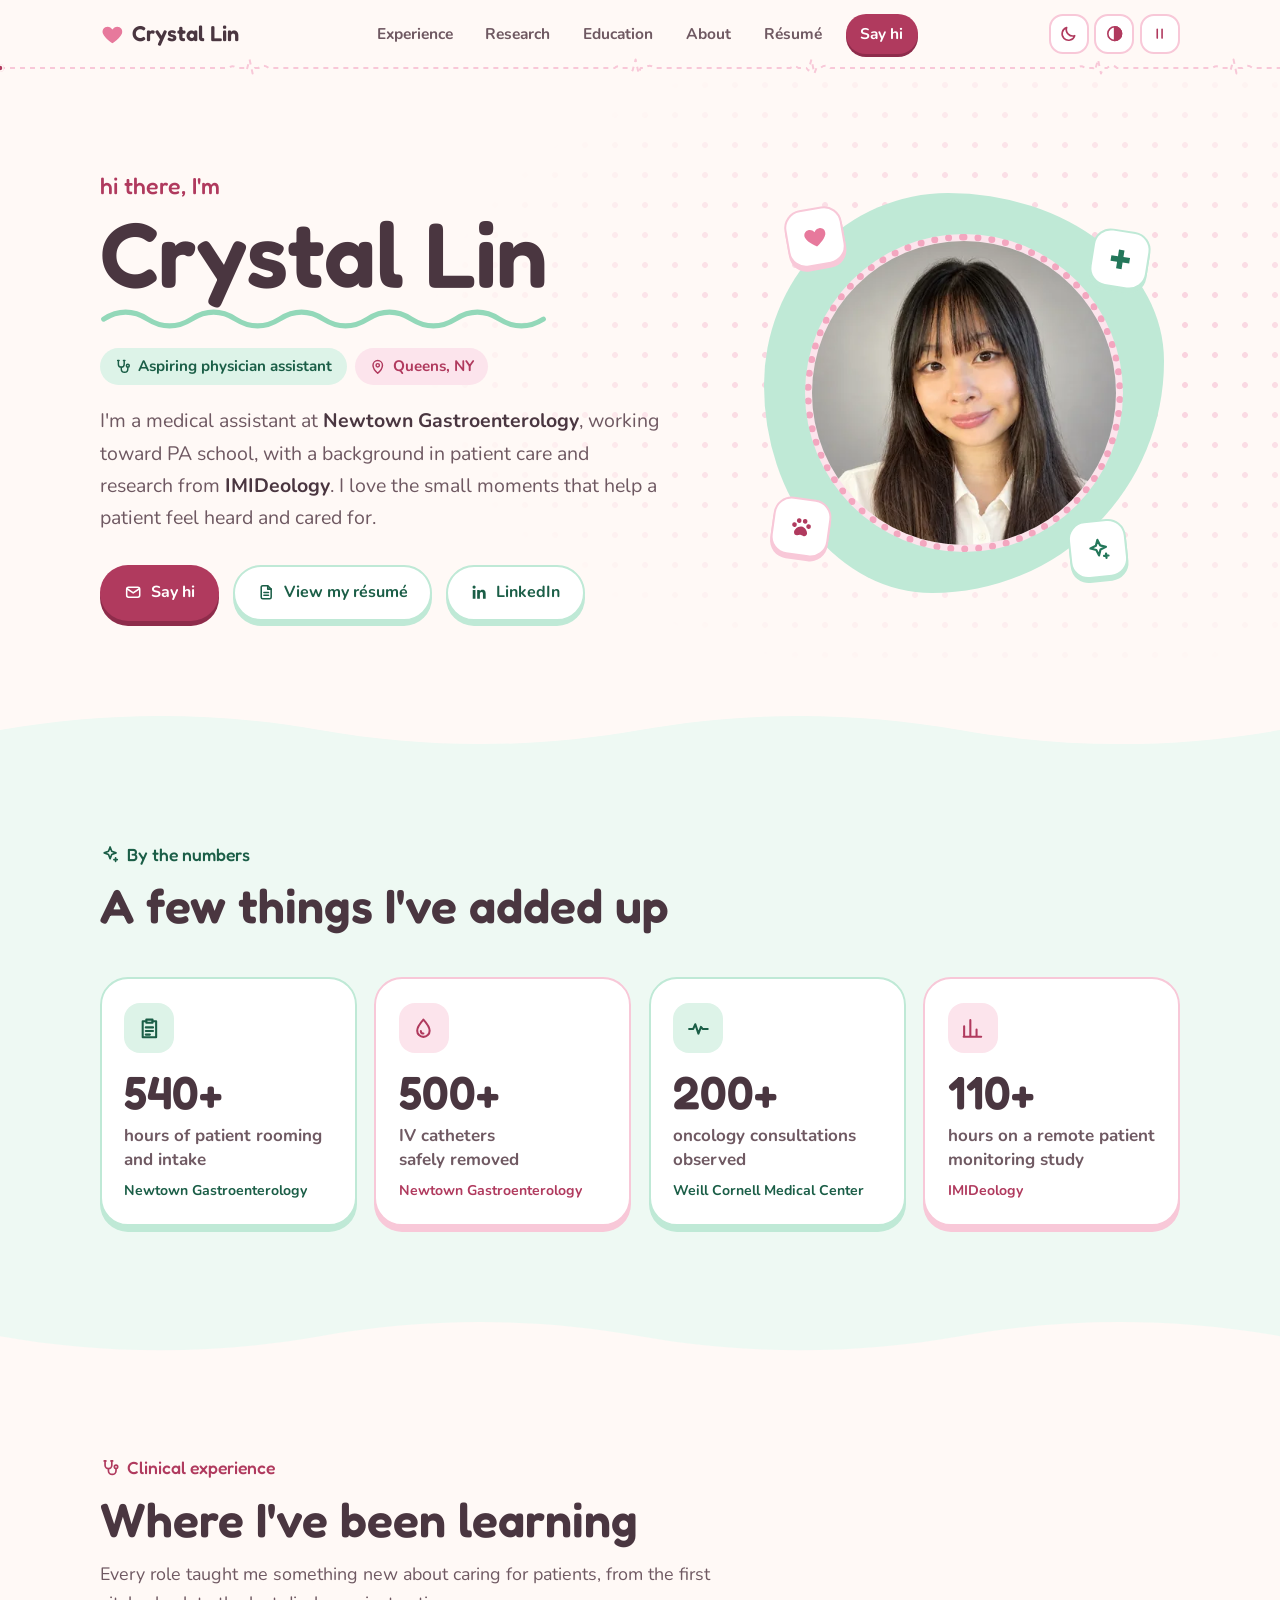
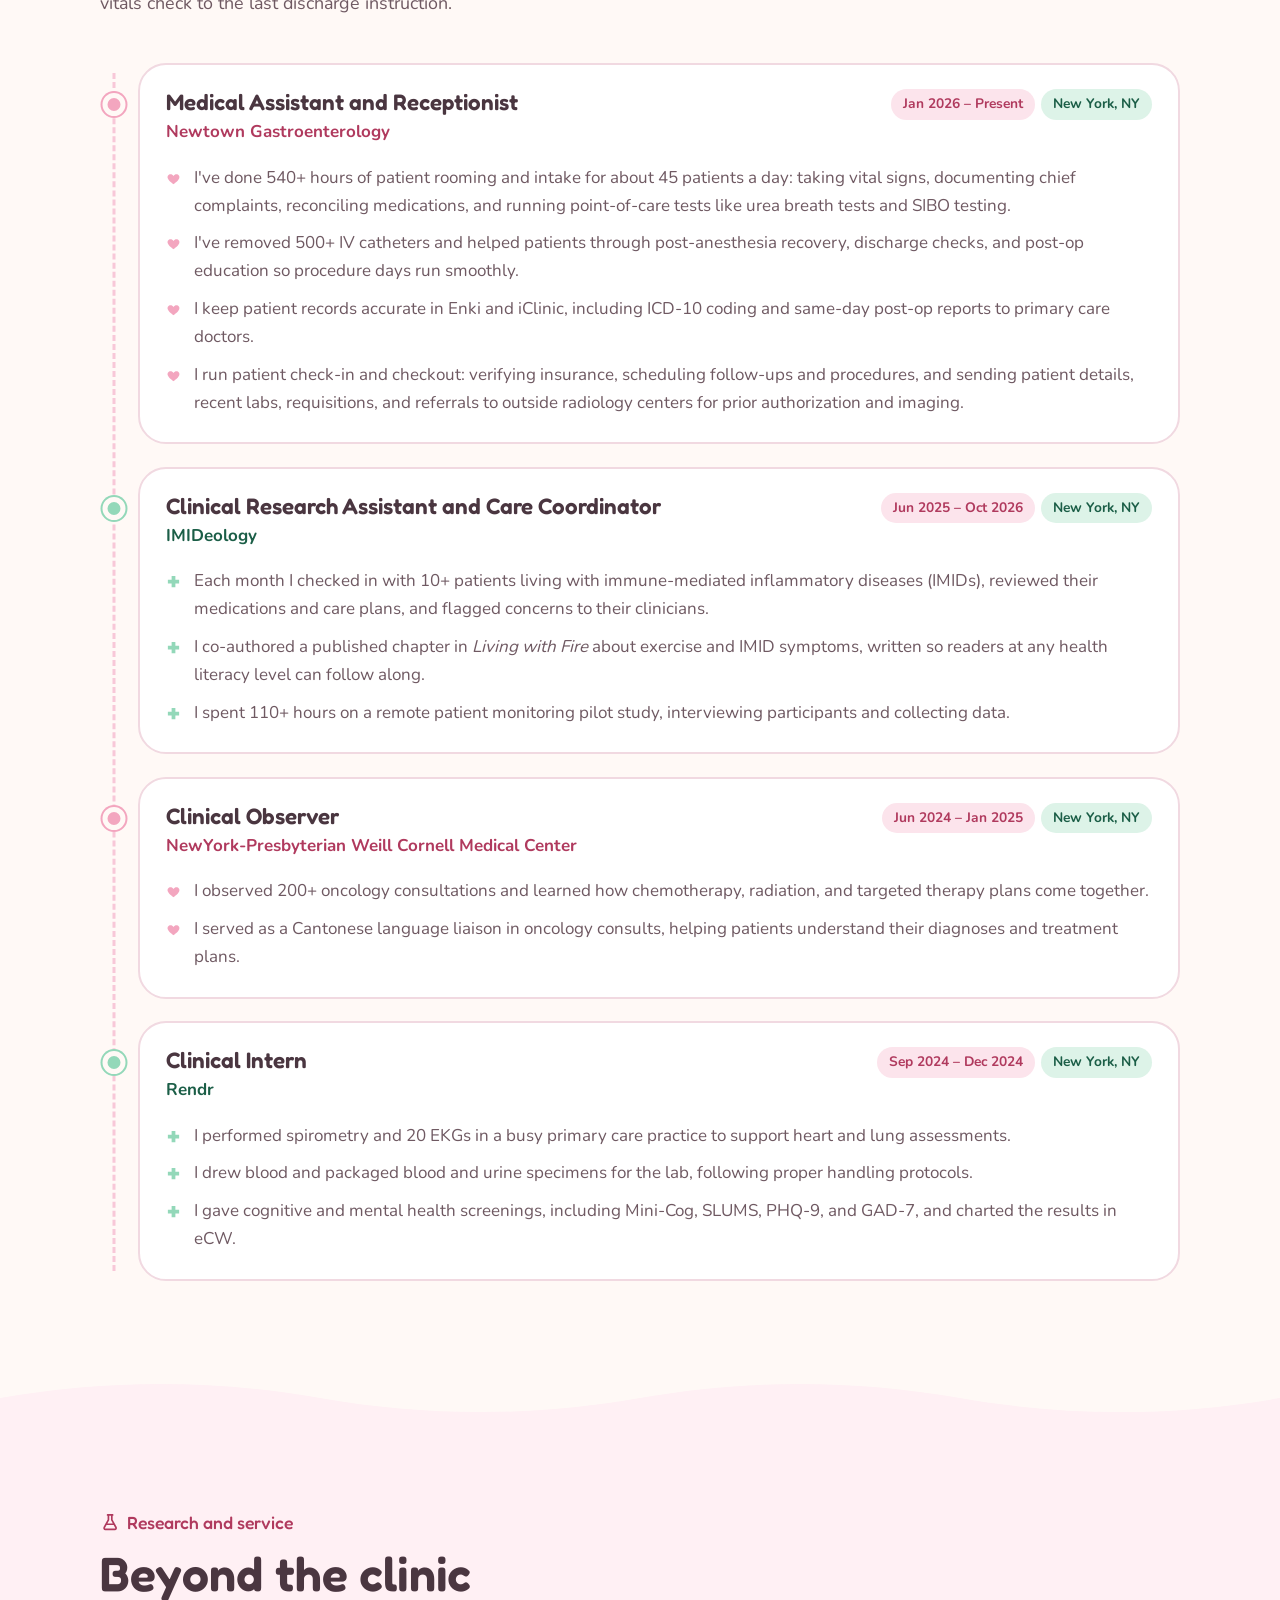
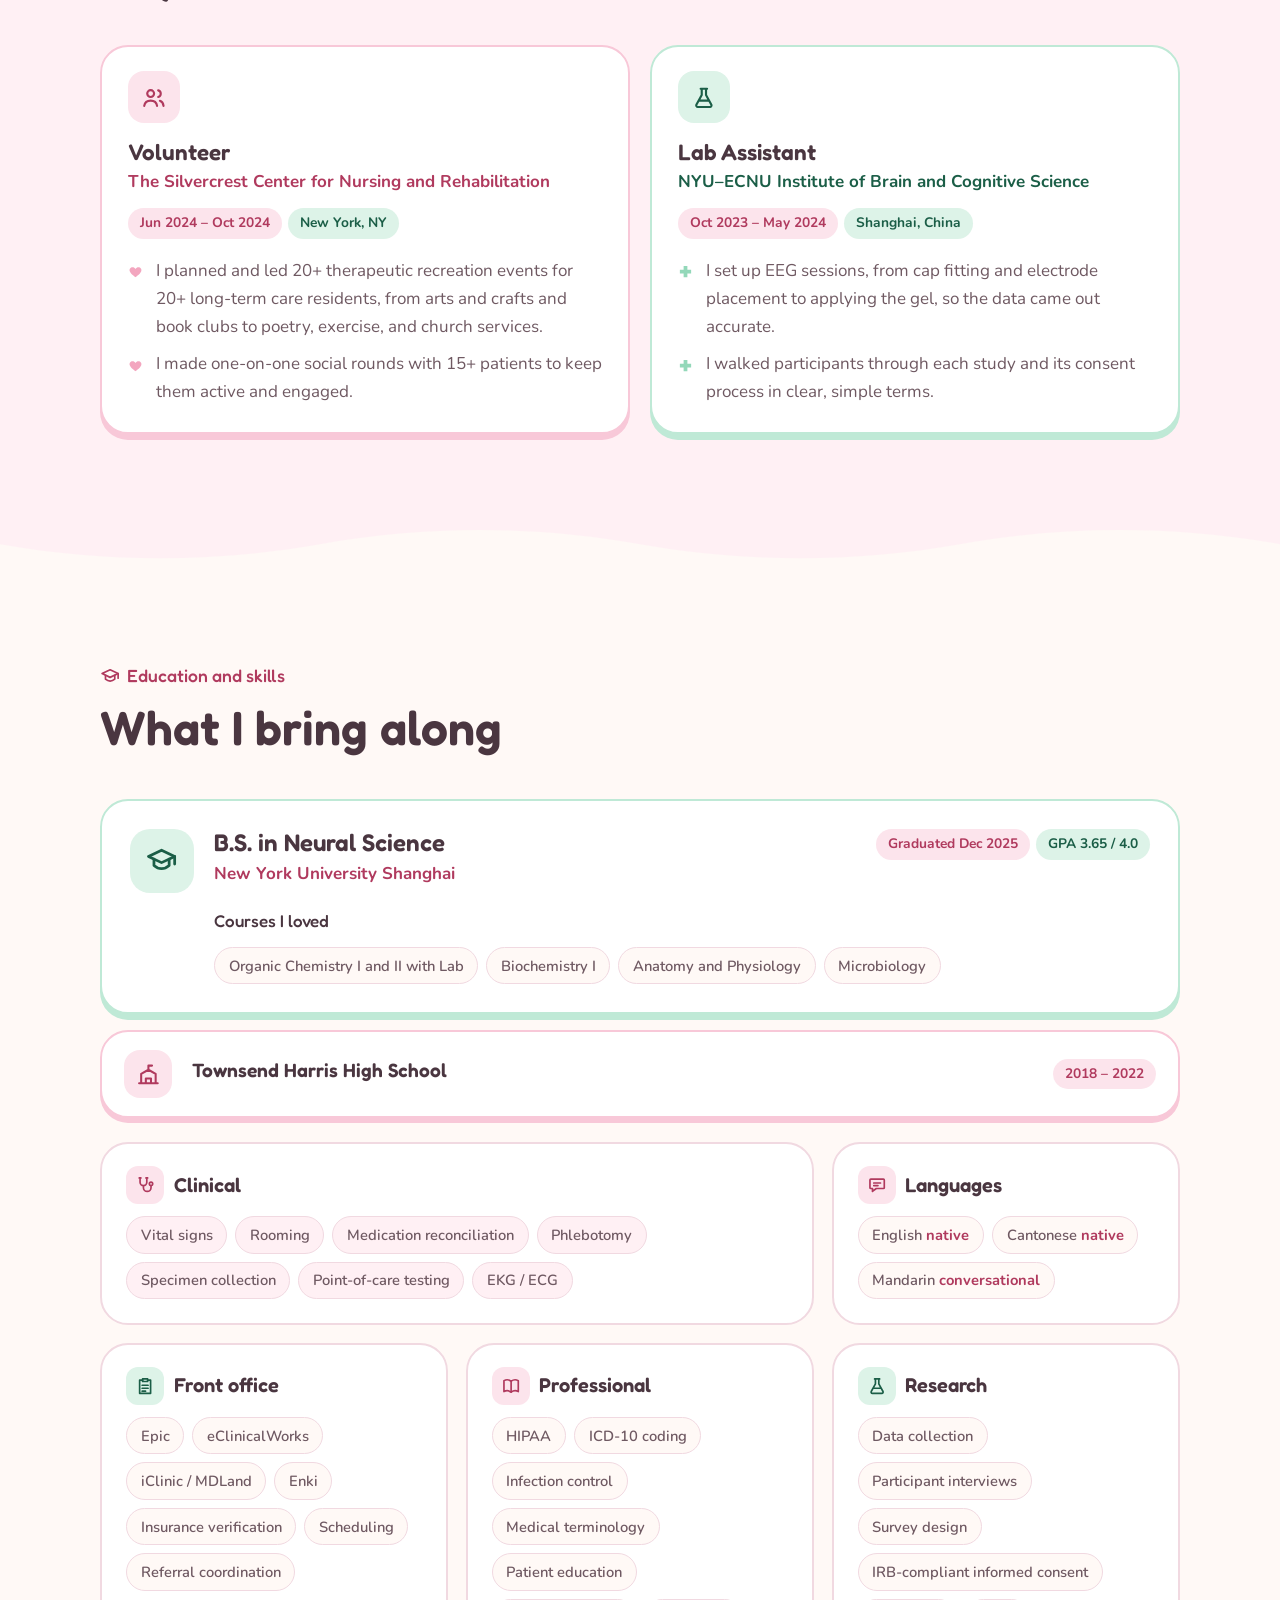
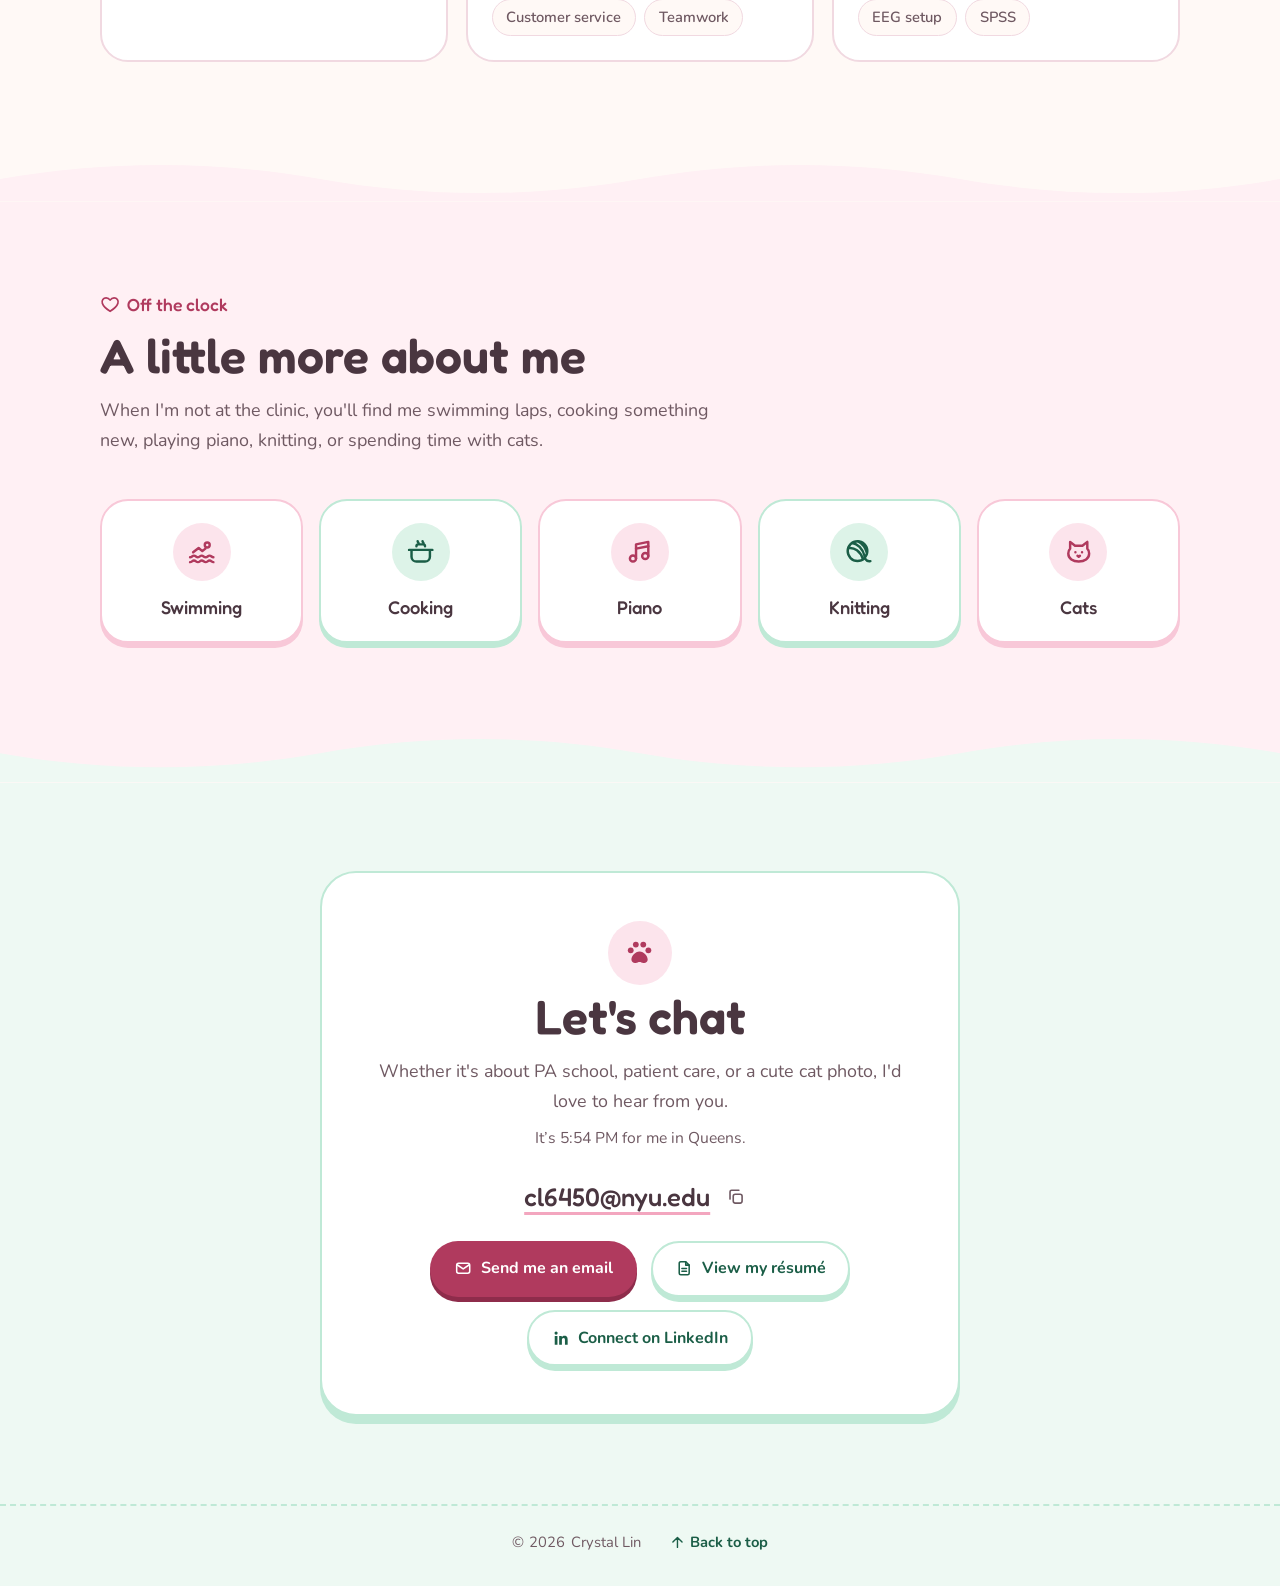
<file: index.html>
<!DOCTYPE html>
<html lang="en">
<head>
    <meta charset="UTF-8">
    <meta name="viewport" content="width=device-width, initial-scale=1.0">
    <title>Crystal Lin — Aspiring Physician Assistant</title>
    <meta name="description" content="Crystal Lin is a medical assistant in New York on her way to becoming a physician assistant, with hands-on clinical, research, and volunteer experience.">
    <link rel="canonical" href="https://cl6450-dotcom.github.io/">
    <meta property="og:type" content="website">
    <meta property="og:site_name" content="Crystal Lin">
    <meta property="og:url" content="https://cl6450-dotcom.github.io/">
    <meta property="og:title" content="Crystal Lin — Aspiring Physician Assistant">
    <meta property="og:description" content="Medical assistant in New York on her way to PA school.">
    <meta property="og:image" content="https://cl6450-dotcom.github.io/assets/img/og-image.jpg">
    <meta property="og:image:width" content="1200">
    <meta property="og:image:height" content="630">
    <meta property="og:image:alt" content="Crystal Lin, medical assistant and aspiring physician assistant">
    <meta name="twitter:card" content="summary_large_image">
    <meta name="theme-color" content="#FFF9F6">
    <meta name="color-scheme" content="light dark">
    <script type="application/ld+json">
    {
        "@context": "https://schema.org",
        "@type": "Person",
        "name": "Crystal Lin",
        "url": "https://cl6450-dotcom.github.io/",
        "image": "https://cl6450-dotcom.github.io/assets/img/profile.jpg",
        "jobTitle": "Medical Assistant",
        "worksFor": { "@type": "Organization", "name": "Newtown Gastroenterology" },
        "alumniOf": [
            { "@type": "CollegeOrUniversity", "name": "New York University Shanghai" },
            { "@type": "HighSchool", "name": "Townsend Harris High School" }
        ],
        "email": "mailto:cl6450@nyu.edu",
        "sameAs": ["https://www.linkedin.com/in/clin2004"],
        "knowsLanguage": ["English", "Cantonese", "Mandarin"]
    }
    </script>
    <link rel="icon" href="favicon.ico" sizes="32x32">
    <link rel="icon" href="assets/icons/favicon.svg" type="image/svg+xml">
    <link rel="apple-touch-icon" href="apple-touch-icon.png">
    <link rel="manifest" href="site.webmanifest">
    <!-- Her two fonts come from this site, fetched straight away so the text shows in them from the start -->
    <link rel="preload" href="assets/fonts/nunito-latin.woff2" as="font" type="font/woff2" crossorigin>
    <link rel="preload" href="assets/fonts/fredoka-latin.woff2" as="font" type="font/woff2" crossorigin>
    <!-- Night mode, more contrast, and gentle animations: the visitor's own choice if they've made one here, otherwise
         their device's setting. Set before anything is drawn, so the page never flashes the wrong colors. -->
    <script>
        (() => {
            const root = document.documentElement;
            const saved = {};
            try { ['theme', 'contrast', 'motion'].forEach((k) => { saved[k] = localStorage.getItem(k); }); } catch (e) {}
            root.dataset.theme = (saved.theme ? saved.theme === 'dark' : matchMedia('(prefers-color-scheme: dark)').matches) ? 'dark' : 'light';
            if (saved.contrast ? saved.contrast === 'more' : matchMedia('(prefers-contrast: more)').matches) root.dataset.contrast = 'more';
            const moving = saved.motion ? saved.motion === 'on' : !matchMedia('(prefers-reduced-motion: reduce)').matches;
            if (moving && 'IntersectionObserver' in window) root.classList.add('motion');
        })();
    </script>
    <link rel="stylesheet" href="assets/css/styles.css">
    <script src="assets/js/main.js" defer></script>
</head>
<body>
    <!-- Icon set: drawn once here, reused below with <use>. -->
    <svg class="sprite" aria-hidden="true" focusable="false">
        <symbol id="i-heart" viewBox="0 0 24 24"><path d="M12 20.5s-7.5-4.6-9.2-9.4C1.6 7.6 4 4.5 7.3 4.5c2 0 3.6 1.1 4.7 2.8 1.1-1.7 2.7-2.8 4.7-2.8 3.3 0 5.7 3.1 4.5 6.6-1.7 4.8-9.2 9.4-9.2 9.4z"/></symbol>
        <symbol id="i-cross" viewBox="0 0 24 24"><path d="M9.5 3.5h5v6h6v5h-6v6h-5v-6h-6v-5h6z"/></symbol>
        <symbol id="i-paw" viewBox="0 0 24 24"><g fill="currentColor" stroke="none"><circle cx="5.6" cy="10.4" r="2.1"/><circle cx="9.3" cy="6.2" r="2.1"/><circle cx="14.7" cy="6.2" r="2.1"/><circle cx="18.4" cy="10.4" r="2.1"/><path d="M12 11.2c-3.2 0-5.9 3.4-5.9 5.8 0 1.9 1.6 2.8 3.2 2.5 1.1-.2 1.7-.7 2.7-.7s1.6.5 2.7.7c1.6.3 3.2-.6 3.2-2.5 0-2.4-2.7-5.8-5.9-5.8z"/></g></symbol>
        <symbol id="i-stethoscope" viewBox="0 0 24 24"><path d="M5 3.5h2M13 3.5h2M6 3.5v5a4 4 0 0 0 8 0v-5M10 12.5v2.5a4.5 4.5 0 0 0 9 0v-2"/><circle cx="19" cy="10.5" r="2"/></symbol>
        <symbol id="i-drop" viewBox="0 0 24 24"><path d="M12 3.5s-6 6.6-6 10.7a6 6 0 0 0 12 0c0-4.1-6-10.7-6-10.7z"/><path d="M9.5 14.5a2.5 2.5 0 0 0 2.5 2.5"/></symbol>
        <symbol id="i-heartbeat" viewBox="0 0 24 24"><path d="M3 12.5h4l2-4.5 3 9 2.5-6.5 1.5 2h5"/></symbol>
        <symbol id="i-chart" viewBox="0 0 24 24"><path d="M4 20V10M10 20V4M16 20v-7M20.5 20h-17"/></symbol>
        <symbol id="i-chat" viewBox="0 0 24 24"><path d="M4.5 5h15a1 1 0 0 1 1 1v9a1 1 0 0 1-1 1H11l-4.5 3.5V16h-2a1 1 0 0 1-1-1V6a1 1 0 0 1 1-1z"/><path d="M8 9.5h8M8 12.5h5"/></symbol>
        <symbol id="i-book" viewBox="0 0 24 24"><path d="M3.5 5.5c2.6-1.4 5.7-1.4 8.5.6 2.8-2 5.9-2 8.5-.6v13c-2.6-1.4-5.7-1.4-8.5.6-2.8-2-5.9-2-8.5-.6z"/><path d="M12 6.1v13"/></symbol>
        <symbol id="i-flask" viewBox="0 0 24 24"><path d="M9 3.5h6M10 3.5v5.8L5 18.4a1.5 1.5 0 0 0 1.3 2.1h11.4a1.5 1.5 0 0 0 1.3-2.1L14 9.3V3.5M7.4 14.5h9.2"/></symbol>
        <symbol id="i-cap" viewBox="0 0 24 24"><path d="M2.5 9 12 4.5 21.5 9 12 13.5z"/><path d="M6.5 11v4.6c1.7 1.5 3.6 2.3 5.5 2.3s3.8-.8 5.5-2.3V11M21.5 9v5.5"/></symbol>
        <symbol id="i-clipboard" viewBox="0 0 24 24"><path d="M9 3.5h6v3H9z"/><path d="M15 5h3.5v15.5h-13V5H9M8.5 11h7M8.5 14.5h7M8.5 18h4"/></symbol>
        <symbol id="i-users" viewBox="0 0 24 24"><circle cx="9" cy="8" r="3.2"/><path d="M3 19.5c.5-3.2 3-5 6-5s5.5 1.8 6 5M16 5a3.2 3.2 0 0 1 0 6.2M17.6 14.7c1.9.6 3.1 2.3 3.4 4.8"/></symbol>
        <symbol id="i-pin" viewBox="0 0 24 24"><path d="M12 21s-6.5-5.6-6.5-11a6.5 6.5 0 0 1 13 0c0 5.4-6.5 11-6.5 11z"/><circle cx="12" cy="10" r="2.3"/></symbol>
        <symbol id="i-sparkle" viewBox="0 0 24 24"><path d="M12 3.5l1.9 5.1 5.1 1.9-5.1 1.9-1.9 5.1-1.9-5.1L5 10.5l5.1-1.9z"/><path d="M18.5 16.5v4M16.5 18.5h4"/></symbol>
        <symbol id="i-mail" viewBox="0 0 24 24"><rect x="3.5" y="5.5" width="17" height="13" rx="2.5"/><path d="M4 7.5l8 5.5 8-5.5"/></symbol>
        <symbol id="i-linkedin" viewBox="0 0 24 24"><path fill="currentColor" stroke="none" d="M20.45 20.45h-3.55v-5.57c0-1.33-.03-3.04-1.85-3.04-1.85 0-2.14 1.45-2.14 2.94v5.67H9.35V9h3.41v1.56h.05c.48-.9 1.64-1.85 3.37-1.85 3.6 0 4.27 2.37 4.27 5.46v6.28zM5.34 7.43a2.06 2.06 0 1 1 0-4.13 2.06 2.06 0 0 1 0 4.13zM7.12 20.45H3.56V9h3.56v11.45z"/></symbol>
        <symbol id="i-copy" viewBox="0 0 24 24"><rect x="9" y="9" width="11" height="11" rx="2.5"/><path d="M5 15V6a2 2 0 0 1 2-2h9"/></symbol>
        <symbol id="i-check" viewBox="0 0 24 24"><path d="M5 12.5l4.5 4.5L19 7.5"/></symbol>
        <symbol id="i-arrow" viewBox="0 0 24 24"><path d="M5 12h14M13 6l6 6-6 6"/></symbol>
        <symbol id="i-menu" viewBox="0 0 24 24"><path d="M4 7h16M4 12h16M4 17h16"/></symbol>
        <symbol id="i-close" viewBox="0 0 24 24"><path d="M6 6l12 12M18 6 6 18"/></symbol>
        <symbol id="i-swim" viewBox="0 0 24 24"><circle cx="16.5" cy="6.5" r="2"/><path d="M5 12.5l4.5-3.5 3 2.5 2.5-2M2.5 16.5c1.6 0 1.6-1.3 3.2-1.3s1.6 1.3 3.2 1.3 1.6-1.3 3.1-1.3 1.6 1.3 3.2 1.3 1.6-1.3 3.2-1.3 1.6 1.3 3.1 1.3M2.5 20.5c1.6 0 1.6-1.3 3.2-1.3s1.6 1.3 3.2 1.3 1.6-1.3 3.1-1.3 1.6 1.3 3.2 1.3 1.6-1.3 3.2-1.3 1.6 1.3 3.1 1.3"/></symbol>
        <symbol id="i-pot" viewBox="0 0 24 24"><path d="M4.5 10.5h15v5.5a4 4 0 0 1-4 4h-7a4 4 0 0 1-4-4zM2.5 10.5h19M8.5 7.5c0-.9.7-1.5 1.5-1.5h4c.8 0 1.5.6 1.5 1.5"/><path d="M9.5 3.5c0 .8.8.8.8 1.6M13.5 3.5c0 .8.8.8.8 1.6"/></symbol>
        <symbol id="i-music" viewBox="0 0 24 24"><path d="M9 17.5V6l10-2v11.5"/><circle cx="6.5" cy="17.5" r="2.5"/><circle cx="16.5" cy="15.5" r="2.5"/><path d="M9 9.5l10-2"/></symbol>
        <symbol id="i-yarn" viewBox="0 0 24 24"><circle cx="11" cy="11.5" r="8"/><path d="M4.2 9c4.2-.4 9 2.4 11.3 9M6.8 4.9c4.1.6 8.4 4.4 10 10.6M11.6 3.6c2.7 1.5 5.6 4.6 6.8 8.5M17 17.5c1.3 1.8 3 2.6 4.5 2.2"/></symbol>
        <symbol id="i-cat" viewBox="0 0 24 24"><path d="M5 9.5V4l4 3.2h6L19 4v5.5c1 1 1.5 2.4 1.5 4 0 4.2-3.8 6.5-8.5 6.5S3.5 17.7 3.5 13.5c0-1.6.5-3 1.5-4z"/><path d="M9.3 12.5h.01M14.7 12.5h.01M11 15.3l1 .8 1-.8"/></symbol>
        <symbol id="i-file" viewBox="0 0 24 24"><path d="M14 3.5H7.5a2 2 0 0 0-2 2v13a2 2 0 0 0 2 2h9a2 2 0 0 0 2-2V8z"/><path d="M14 3.5V8h4.5M9 12.5h6M9 16h6"/></symbol>
        <symbol id="i-school" viewBox="0 0 24 24"><path d="M3 20.5h18M5 20.5v-9l7-4 7 4v9M9.5 20.5v-4.5h5v4.5M12 7.5V3.5h3.5"/></symbol>
        <symbol id="i-up" viewBox="0 0 24 24"><path d="M12 19V5M5.5 11.5 12 5l6.5 6.5"/></symbol>
        <symbol id="i-moon" viewBox="0 0 24 24"><path d="M19.5 14.5A8 8 0 0 1 9.5 4.5a8 8 0 1 0 10 10z"/></symbol>
        <symbol id="i-sun" viewBox="0 0 24 24"><circle cx="12" cy="12" r="4"/><path d="M12 2.5v2M12 19.5v2M4.6 4.6 6 6M18 18l1.4 1.4M2.5 12h2M19.5 12h2M4.6 19.4 6 18M18 6l1.4-1.4"/></symbol>
        <symbol id="i-contrast" viewBox="0 0 24 24"><circle cx="12" cy="12" r="8.5"/><path d="M12 3.5a8.5 8.5 0 0 1 0 17z" fill="currentColor"/></symbol>
        <symbol id="i-pause" viewBox="0 0 24 24"><path d="M9 6.5v11M15 6.5v11"/></symbol>
        <symbol id="i-play" viewBox="0 0 24 24"><path d="M8.5 6v12l9.5-6z"/></symbol>
    </svg>

    <a class="skip-link" href="#main">Skip to content</a>

    <header class="nav" id="nav">
        <div class="container nav-inner">
            <a class="brand" href="#top" aria-label="Crystal Lin, back to top">
                <svg class="icon filled" aria-hidden="true"><use href="#i-heart"/></svg>
                Crystal Lin
            </a>
            <button class="menu-btn" type="button" aria-expanded="false" aria-controls="nav-links" aria-label="Open menu">
                <svg class="icon i-open" aria-hidden="true"><use href="#i-menu"/></svg>
                <svg class="icon i-shut" aria-hidden="true"><use href="#i-close"/></svg>
            </button>
            <nav aria-label="Sections">
                <ul class="nav-links" id="nav-links">
                    <li><a href="#experience">Experience</a></li>
                    <li><a href="#research">Research</a></li>
                    <li><a href="#education">Education</a></li>
                    <li><a href="#about">About</a></li>
                    <li><a href="Crystal-Lin-Resume.pdf" target="_blank" rel="noopener">Résumé</a></li>
                    <li><a class="say-hi" href="#contact">Say hi</a></li>
                </ul>
            </nav>
            <!-- Night mode, more contrast, and pausing the animations (the script keeps their labels up to date) -->
            <div class="toggles">
                <button class="toggle" type="button" data-toggle="theme" aria-label="Switch to night mode" title="Switch to night mode"><svg class="icon i-moon" aria-hidden="true"><use href="#i-moon"/></svg><svg class="icon i-sun" aria-hidden="true"><use href="#i-sun"/></svg></button>
                <button class="toggle" type="button" data-toggle="contrast" aria-pressed="false" aria-label="More contrast" title="More contrast"><svg class="icon" aria-hidden="true"><use href="#i-contrast"/></svg></button>
                <button class="toggle" type="button" data-toggle="motion" aria-pressed="false" aria-label="Pause animations" title="Pause animations"><svg class="icon i-pause" aria-hidden="true"><use href="#i-pause"/></svg><svg class="icon i-play" aria-hidden="true"><use href="#i-play"/></svg></button>
            </div>
        </div>
    </header>

    <main id="main">
        <!-- ============ Hello ============ -->
        <section class="hero" id="top" aria-labelledby="hero-title">
            <div class="floaties" aria-hidden="true">
                <span class="m" style="--x:21%; --s:11px; --t:12s; --d0:-9s"><svg class="icon filled"><use href="#i-heart"/></svg></span>
                <span class="" style="--x:72%; --s:15px; --t:15s; --d0:-11s"><svg class="icon filled"><use href="#i-heart"/></svg></span>
            </div>
            <div class="container hero-grid">
                <div class="hero-copy">
                    <p class="hello reveal">hi there, I'm</p>
                    <div class="name">
                        <h1 id="hero-title">Crystal Lin</h1>
                        <svg class="squiggle" viewBox="0 0 366 24" preserveAspectRatio="none" aria-hidden="true"><path d="M3 12c12-10 24-10 36 0s24 10 36 0 24-10 36 0 24 10 36 0 24-10 36 0 24 10 36 0 24-10 36 0 24 10 36 0 24-10 36 0 24 10 36 0"/></svg>
                    </div>
                    <ul class="tags reveal" style="--d:.2s" aria-label="At a glance">
                        <li class="tag tag--mint"><svg class="icon" aria-hidden="true"><use href="#i-stethoscope"/></svg>Aspiring physician assistant</li>
                        <li class="tag tag--pink"><svg class="icon" aria-hidden="true"><use href="#i-pin"/></svg>Queens, NY</li>
                    </ul>
                    <p class="hero-lede reveal" style="--d:.28s">I'm a medical assistant at <strong>Newtown Gastroenterology</strong>, working toward PA school, with a background in patient care and research from <strong>IMIDeology</strong>. I love the small moments that help a patient feel heard and cared for.</p>
                    <div class="actions reveal" style="--d:.36s">
                        <a class="btn btn--rose" href="mailto:cl6450@nyu.edu"><svg class="icon" aria-hidden="true"><use href="#i-mail"/></svg>Say hi</a>
                        <a class="btn btn--ghost" href="Crystal-Lin-Resume.pdf" target="_blank" rel="noopener"><svg class="icon" aria-hidden="true"><use href="#i-file"/></svg>View my résumé</a>
                        <a class="btn btn--ghost" href="https://www.linkedin.com/in/clin2004" target="_blank" rel="noopener"><svg class="icon" aria-hidden="true"><use href="#i-linkedin"/></svg>LinkedIn</a>
                    </div>
                </div>

                <div class="portrait reveal" style="--d:.2s">
                    <span class="portrait-blob" aria-hidden="true"></span>
                    <span class="portrait-frame">
                        <picture>
                            <source srcset="assets/img/profile-400.webp 400w, assets/img/profile-600.webp 600w, assets/img/profile.webp 800w" sizes="(max-width: 760px) 224px, 320px" type="image/webp">
                            <img src="assets/img/profile.jpg" srcset="assets/img/profile-400.jpg 400w, assets/img/profile-600.jpg 600w, assets/img/profile.jpg 800w" sizes="(max-width: 760px) 224px, 320px" alt="Portrait of Crystal Lin" width="800" height="800" fetchpriority="high">
                        </picture>
                    </span>
                    <span class="sticker sticker--heart" aria-hidden="true"><svg class="icon filled"><use href="#i-heart"/></svg></span>
                    <span class="sticker sticker--cross" aria-hidden="true"><svg class="icon filled"><use href="#i-cross"/></svg></span>
                    <span class="sticker sticker--paw" aria-hidden="true"><svg class="icon"><use href="#i-paw"/></svg></span>
                    <span class="sticker sticker--sparkle" aria-hidden="true"><svg class="icon"><use href="#i-sparkle"/></svg></span>
                </div>
            </div>
        </section>

        <div class="wave" style="--from: var(--cream); --to: var(--mint-50)" aria-hidden="true"><svg viewBox="0 0 1440 60" preserveAspectRatio="none"><path d="M0 34c120-22 240-22 360 0s240 22 360 0 240-22 360 0 240 22 360 0v26H0z"/></svg></div>

        <!-- ============ By the numbers ============ -->
        <section class="section section--mint" id="numbers" aria-labelledby="numbers-title">
            <div class="container">
                <div class="section-head reveal">
                    <p class="eyebrow"><svg class="icon" aria-hidden="true"><use href="#i-sparkle"/></svg>By the numbers</p>
                    <h2 class="section-title" id="numbers-title">A few things I've added up</h2>
                </div>
                <ul class="stats">
                    <li class="stat reveal">
                        <span class="stat-icon" aria-hidden="true"><svg class="icon"><use href="#i-clipboard"/></svg></span>
                        <p class="stat-num"><span data-count="540">540</span>+</p>
                        <p class="stat-label">hours of patient rooming and intake</p>
                        <p class="stat-where">Newtown Gastroenterology</p>
                    </li>
                    <li class="stat reveal" style="--d:.08s">
                        <span class="stat-icon" aria-hidden="true"><svg class="icon"><use href="#i-drop"/></svg></span>
                        <p class="stat-num"><span data-count="500">500</span>+</p>
                        <p class="stat-label">IV catheters safely removed</p>
                        <p class="stat-where">Newtown Gastroenterology</p>
                    </li>
                    <li class="stat reveal" style="--d:.16s">
                        <span class="stat-icon" aria-hidden="true"><svg class="icon"><use href="#i-heartbeat"/></svg></span>
                        <p class="stat-num"><span data-count="200">200</span>+</p>
                        <p class="stat-label">oncology consultations observed</p>
                        <p class="stat-where">Weill Cornell Medical Center</p>
                    </li>
                    <li class="stat reveal" style="--d:.24s">
                        <span class="stat-icon" aria-hidden="true"><svg class="icon"><use href="#i-chart"/></svg></span>
                        <p class="stat-num"><span data-count="110">110</span>+</p>
                        <p class="stat-label">hours on a remote patient monitoring study</p>
                        <p class="stat-where">IMIDeology</p>
                    </li>
                </ul>
            </div>
        </section>

        <div class="wave" style="--from: var(--mint-50); --to: var(--cream)" aria-hidden="true"><svg viewBox="0 0 1440 60" preserveAspectRatio="none"><path d="M0 26c120 22 240 22 360 0s240-22 360 0 240 22 360 0 240-22 360 0v34H0z"/></svg></div>

        <!-- ============ Clinical experience ============ -->
        <section class="section" id="experience" aria-labelledby="experience-title">
            <div class="container">
                <div class="section-head reveal">
                    <p class="eyebrow"><svg class="icon" aria-hidden="true"><use href="#i-stethoscope"/></svg>Clinical experience</p>
                    <h2 class="section-title" id="experience-title">Where I've been learning</h2>
                    <p class="section-intro">Every role taught me something new about caring for patients, from the first vitals check to the last discharge instruction.</p>
                </div>

                <ol class="timeline">
                    <li class="job reveal">
                        <div class="job-head">
                            <div>
                                <h3>Medical Assistant and Receptionist</h3>
                                <p class="job-org">Newtown Gastroenterology</p>
                            </div>
                            <p class="job-meta"><span class="pill pill--pink">Jan 2026 – Present</span><span class="pill">New York, NY</span></p>
                        </div>
                        <ul class="points">
                            <li>I've done 540+ hours of patient rooming and intake for about 45 patients a day: taking vital signs, documenting chief complaints, reconciling medications, and running point-of-care tests like urea breath tests and SIBO testing.</li>
                            <li>I've removed 500+ IV catheters and helped patients through post-anesthesia recovery, discharge checks, and post-op education so procedure days run smoothly.</li>
                            <li>I keep patient records accurate in Enki and iClinic, including ICD-10 coding and same-day post-op reports to primary care doctors.</li>
                            <li>I run patient check-in and checkout: verifying insurance, scheduling follow-ups and procedures, and sending patient details, recent labs, requisitions, and referrals to outside radiology centers for prior authorization and imaging.</li>
                        </ul>
                    </li>

                    <li class="job reveal">
                        <div class="job-head">
                            <div>
                                <h3>Clinical Research Assistant and Care Coordinator</h3>
                                <p class="job-org">IMIDeology</p>
                            </div>
                            <p class="job-meta"><span class="pill pill--pink">Jun 2025 – Oct 2026</span><span class="pill">New York, NY</span></p>
                        </div>
                        <ul class="points">
                            <li>Each month I checked in with 10+ patients living with immune-mediated inflammatory diseases (IMIDs), reviewed their medications and care plans, and flagged concerns to their clinicians.</li>
                            <li>I co-authored a published chapter in <cite>Living with Fire</cite> about exercise and IMID symptoms, written so readers at any health literacy level can follow along.</li>
                            <li>I spent 110+ hours on a remote patient monitoring pilot study, interviewing participants and collecting data.</li>
                        </ul>
                    </li>

                    <li class="job reveal">
                        <div class="job-head">
                            <div>
                                <h3>Clinical Observer</h3>
                                <p class="job-org">NewYork-Presbyterian Weill Cornell Medical Center</p>
                            </div>
                            <p class="job-meta"><span class="pill pill--pink">Jun 2024 – Jan 2025</span><span class="pill">New York, NY</span></p>
                        </div>
                        <ul class="points">
                            <li>I observed 200+ oncology consultations and learned how chemotherapy, radiation, and targeted therapy plans come together.</li>
                            <li>I served as a Cantonese language liaison in oncology consults, helping patients understand their diagnoses and treatment plans.</li>
                        </ul>
                    </li>

                    <li class="job reveal">
                        <div class="job-head">
                            <div>
                                <h3>Clinical Intern</h3>
                                <p class="job-org">Rendr</p>
                            </div>
                            <p class="job-meta"><span class="pill pill--pink">Sep 2024 – Dec 2024</span><span class="pill">New York, NY</span></p>
                        </div>
                        <ul class="points">
                            <li>I performed spirometry and 20 EKGs in a busy primary care practice to support heart and lung assessments.</li>
                            <li>I drew blood and packaged blood and urine specimens for the lab, following proper handling protocols.</li>
                            <li>I gave cognitive and mental health screenings, including Mini-Cog, SLUMS, PHQ-9, and GAD-7, and charted the results in eCW.</li>
                        </ul>
                    </li>
                </ol>
            </div>
        </section>

        <div class="wave" style="--from: var(--cream); --to: var(--pink-50)" aria-hidden="true"><svg viewBox="0 0 1440 60" preserveAspectRatio="none"><path d="M0 34c120-22 240-22 360 0s240 22 360 0 240-22 360 0 240 22 360 0v26H0z"/></svg></div>

        <!-- ============ Research and service ============ -->
        <section class="section section--pink" id="research" aria-labelledby="research-title">
            <div class="container">
                <div class="section-head reveal">
                    <p class="eyebrow"><svg class="icon" aria-hidden="true"><use href="#i-flask"/></svg>Research and service</p>
                    <h2 class="section-title" id="research-title">Beyond the clinic</h2>
                </div>

                <div class="cards-2">
                    <article class="job job--card reveal">
                        <span class="card-icon" aria-hidden="true"><svg class="icon"><use href="#i-users"/></svg></span>
                        <h3>Volunteer</h3>
                        <p class="job-org">The Silvercrest Center for Nursing and Rehabilitation</p>
                        <p class="job-meta"><span class="pill pill--pink">Jun 2024 – Oct 2024</span><span class="pill">New York, NY</span></p>
                        <ul class="points">
                            <li>I planned and led 20+ therapeutic recreation events for 20+ long-term care residents, from arts and crafts and book clubs to poetry, exercise, and church services.</li>
                            <li>I made one-on-one social rounds with 15+ patients to keep them active and engaged.</li>
                        </ul>
                    </article>

                    <article class="job job--card reveal" style="--d:.1s">
                        <span class="card-icon" aria-hidden="true"><svg class="icon"><use href="#i-flask"/></svg></span>
                        <h3>Lab Assistant</h3>
                        <p class="job-org">NYU–ECNU Institute of Brain and Cognitive Science</p>
                        <p class="job-meta"><span class="pill pill--pink">Oct 2023 – May 2024</span><span class="pill">Shanghai, China</span></p>
                        <ul class="points">
                            <li>I set up EEG sessions, from cap fitting and electrode placement to applying the gel, so the data came out accurate.</li>
                            <li>I walked participants through each study and its consent process in clear, simple terms.</li>
                        </ul>
                    </article>
                </div>
            </div>
        </section>

        <div class="wave" style="--from: var(--pink-50); --to: var(--cream)" aria-hidden="true"><svg viewBox="0 0 1440 60" preserveAspectRatio="none"><path d="M0 26c120 22 240 22 360 0s240-22 360 0 240 22 360 0 240-22 360 0v34H0z"/></svg></div>

        <!-- ============ Education and skills ============ -->
        <section class="section" id="education" aria-labelledby="education-title">
            <div class="container">
                <div class="section-head reveal">
                    <p class="eyebrow"><svg class="icon" aria-hidden="true"><use href="#i-cap"/></svg>Education and skills</p>
                    <h2 class="section-title" id="education-title">What I bring along</h2>
                </div>

                <article class="edu reveal">
                    <span class="edu-icon" aria-hidden="true"><svg class="icon"><use href="#i-cap"/></svg></span>
                    <div>
                        <div class="edu-head">
                            <div>
                                <h3>B.S. in Neural Science</h3>
                                <p class="job-org">New York University Shanghai</p>
                            </div>
                            <p class="job-meta"><span class="pill pill--pink">Graduated Dec 2025</span><span class="pill">GPA 3.65 / 4.0</span></p>
                        </div>
                        <p class="edu-label">Courses I loved</p>
                        <ul class="chips">
                            <li>Organic Chemistry I and II with Lab</li>
                            <li>Biochemistry I</li>
                            <li>Anatomy and Physiology</li>
                            <li>Microbiology</li>
                        </ul>
                    </div>
                </article>

                <article class="edu edu--small reveal">
                    <span class="edu-icon" aria-hidden="true"><svg class="icon"><use href="#i-school"/></svg></span>
                    <div class="edu-head">
                        <h3>Townsend Harris High School</h3>
                        <p class="job-meta"><span class="pill pill--pink">2018 – 2022</span></p>
                    </div>
                </article>

                <div class="skills">
                    <article class="skill-card skill-card--wide reveal">
                        <h3><span class="mini-icon" aria-hidden="true"><svg class="icon"><use href="#i-stethoscope"/></svg></span>Clinical</h3>
                        <ul class="chips">
                            <li>Vital signs</li><li>Rooming</li><li>Medication reconciliation</li><li>Phlebotomy</li><li>Specimen collection</li><li>Point-of-care testing</li><li>EKG / ECG</li>
                        </ul>
                    </article>
                    <article class="skill-card reveal" style="--d:.08s">
                        <h3><span class="mini-icon" aria-hidden="true"><svg class="icon"><use href="#i-clipboard"/></svg></span>Front office</h3>
                        <ul class="chips">
                            <li>Epic</li><li>eClinicalWorks</li><li>iClinic / MDLand</li><li>Enki</li><li>Insurance verification</li><li>Scheduling</li><li>Referral coordination</li>
                        </ul>
                    </article>
                    <article class="skill-card reveal">
                        <h3><span class="mini-icon" aria-hidden="true"><svg class="icon"><use href="#i-book"/></svg></span>Professional</h3>
                        <ul class="chips">
                            <li>HIPAA</li><li>ICD-10 coding</li><li>Infection control</li><li>Medical terminology</li><li>Patient education</li><li>Customer service</li><li>Teamwork</li>
                        </ul>
                    </article>
                    <article class="skill-card reveal" style="--d:.08s">
                        <h3><span class="mini-icon" aria-hidden="true"><svg class="icon"><use href="#i-flask"/></svg></span>Research</h3>
                        <ul class="chips">
                            <li>Data collection</li><li>Participant interviews</li><li>Survey design</li><li>IRB-compliant informed consent</li><li>EEG setup</li><li>SPSS</li>
                        </ul>
                    </article>
                    <article class="skill-card skill-card--beside reveal" style="--d:.16s">
                        <h3><span class="mini-icon" aria-hidden="true"><svg class="icon"><use href="#i-chat"/></svg></span>Languages</h3>
                        <ul class="chips">
                            <li>English <span class="chip-note">native</span></li><li>Cantonese <span class="chip-note">native</span></li><li>Mandarin <span class="chip-note">conversational</span></li>
                        </ul>
                    </article>
                </div>
            </div>
        </section>

        <div class="wave" style="--from: var(--cream); --to: var(--pink-50)" aria-hidden="true"><svg viewBox="0 0 1440 60" preserveAspectRatio="none"><path d="M0 34c120-22 240-22 360 0s240 22 360 0 240-22 360 0 240 22 360 0v26H0z"/></svg></div>

        <!-- ============ About ============ -->
        <section class="section section--pink" id="about" aria-labelledby="about-title">
            <div class="container about">
                <div class="section-head reveal">
                    <p class="eyebrow"><svg class="icon" aria-hidden="true"><use href="#i-heart"/></svg>Off the clock</p>
                    <h2 class="section-title" id="about-title">A little more about me</h2>
                    <p class="section-intro">When I'm not at the clinic, you'll find me swimming laps, cooking something new, playing piano, knitting, or spending time with cats.</p>
                </div>
                <ul class="interests">
                    <li class="interest reveal"><span class="interest-icon" aria-hidden="true"><svg class="icon"><use href="#i-swim"/></svg></span>Swimming</li>
                    <li class="interest reveal" style="--d:.06s"><span class="interest-icon" aria-hidden="true"><svg class="icon"><use href="#i-pot"/></svg></span>Cooking</li>
                    <li class="interest reveal" style="--d:.12s"><span class="interest-icon" aria-hidden="true"><svg class="icon"><use href="#i-music"/></svg></span>Piano</li>
                    <li class="interest reveal" style="--d:.18s"><span class="interest-icon" aria-hidden="true"><svg class="icon"><use href="#i-yarn"/></svg></span>Knitting</li>
                    <li class="interest reveal" style="--d:.24s"><span class="interest-icon" aria-hidden="true"><svg class="icon"><use href="#i-cat"/></svg></span>Cats</li>
                </ul>
            </div>
        </section>

        <div class="wave" style="--from: var(--pink-50); --to: var(--mint-50)" aria-hidden="true"><svg viewBox="0 0 1440 60" preserveAspectRatio="none"><path d="M0 26c120 22 240 22 360 0s240-22 360 0 240 22 360 0 240-22 360 0v34H0z"/></svg></div>

        <!-- ============ Contact ============ -->
        <section class="section section--mint contact" id="contact" aria-labelledby="contact-title">
            <div class="container">
                <div class="contact-card reveal">
                    <span class="contact-icon" aria-hidden="true"><svg class="icon"><use href="#i-paw"/></svg></span>
                    <h2 class="section-title" id="contact-title">Let's chat</h2>
                    <p class="section-intro">Whether it's about PA school, patient care, or a cute cat photo, I'd love to hear from you.</p>
                    <p class="local-time" hidden></p>
                    <p class="email-row">
                        <a class="email-link" href="mailto:cl6450@nyu.edu">cl6450@nyu.edu</a>
                        <button class="copy-btn" type="button" data-copy="cl6450@nyu.edu" aria-label="Copy email address" title="Copy email address">
                            <svg class="icon i-copy" aria-hidden="true"><use href="#i-copy"/></svg>
                            <svg class="icon i-check" aria-hidden="true"><use href="#i-check"/></svg>
                            <span class="copy-label">Copy</span>
                        </button>
                        <span class="visually-hidden copy-status" aria-live="polite"></span>
                    </p>
                    <div class="contact-actions">
                        <a class="btn btn--rose" href="mailto:cl6450@nyu.edu"><svg class="icon" aria-hidden="true"><use href="#i-mail"/></svg>Send me an email</a>
                        <a class="btn btn--ghost" href="Crystal-Lin-Resume.pdf" target="_blank" rel="noopener"><svg class="icon" aria-hidden="true"><use href="#i-file"/></svg>View my résumé</a>
                        <a class="btn btn--ghost" href="https://www.linkedin.com/in/clin2004" target="_blank" rel="noopener"><svg class="icon" aria-hidden="true"><use href="#i-linkedin"/></svg>Connect on LinkedIn</a>
                    </div>
                </div>
            </div>
        </section>
    </main>

    <a class="float-top" href="#top" aria-label="Back to top"><svg class="icon" aria-hidden="true"><use href="#i-up"/></svg></a>

    <footer class="footer">
        <div class="container footer-inner">
            <p>© <span id="year">2026</span> Crystal Lin</p>
            <a class="to-top" href="#top"><svg class="icon" aria-hidden="true"><use href="#i-up"/></svg>Back to top</a>
        </div>
    </footer>
</body>
</html>
</file>
<file: assets/css/styles.css>
/* ================= Fonts ================= */
/* Fredoka for headings and Nunito for everything else, served from this site (their Latin sets, which cover
   everything on the page). Each is one variable font, so every weight comes from the one file. Licenses:
   assets/fonts/fredoka-OFL.txt and nunito-OFL.txt. */
@font-face {
    font-family: "Fredoka";
    font-style: normal;
    font-weight: 300 700;
    font-display: swap;
    src: url("../fonts/fredoka-latin.woff2") format("woff2");
    unicode-range: U+0000-00FF, U+0131, U+0152-0153, U+02BB-02BC, U+02C6, U+02DA, U+02DC, U+0304, U+0308, U+0329, U+2000-206F, U+20AC, U+2122, U+2191, U+2193, U+2212, U+2215, U+FEFF, U+FFFD;
}

@font-face {
    font-family: "Nunito";
    font-style: normal;
    font-weight: 200 1000;
    font-display: swap;
    src: url("../fonts/nunito-latin.woff2") format("woff2");
    unicode-range: U+0000-00FF, U+0131, U+0152-0153, U+02BB-02BC, U+02C6, U+02DA, U+02DC, U+0304, U+0308, U+0329, U+2000-206F, U+20AC, U+2122, U+2191, U+2193, U+2212, U+2215, U+FEFF, U+FFFD;
}

/* ================= Colors and type ================= */
/* Strawberry-milk pinks and mint-scrub greens. Text colors all pass WCAG AA on every background used here. */
:root {
    --cream: #FFF9F6;
    --white: #FFFFFF;

    --pink-50: #FFF0F4;
    --pink-100: #FCE4EC;
    --pink-200: #F8C8D8;
    --pink-300: #F3A6BF;
    --pink-400: #E7799C;
    --rose: #B03A5E;
    --rose-dark: #8E2C4B;

    --mint-50: #EEF9F3;
    --mint-100: #DDF3E8;
    --mint-200: #BFE9D6;
    --mint-300: #93D8B9;
    --mint-600: #23775A;
    --mint-700: #1B5E47;

    --ink: #4A3640;
    --ink-2: #6F5962;
    --line: #F1D9E1;

    --font-display: "Fredoka", "Trebuchet MS", "Segoe UI", sans-serif;
    --font-body: "Nunito", "Segoe UI", "Helvetica Neue", sans-serif;

    --radius: 18px;
    --radius-lg: 28px;
    --ease: cubic-bezier(0.22, 1, 0.36, 1);
    --nav-h: 68px;

    --on-rose: #FFFFFF; /* text on the rose buttons */
    --nav-bg: rgba(255, 249, 246, 0.96);
    --rose-hover: #A2355A;
    --say-hi-hover: var(--rose-dark);
    --shade: #4A3640; /* what a section dims toward as the next one covers it */
    --shade-max: 0.14;
    color-scheme: light;
}

/* Night mode: a cozy deep plum with the same pinks and mints, lifted so every text color still passes WCAG AA. The
   head script sets data-theme (and data-contrast) from the visitor's choice here, or else their device's setting. */
:root[data-theme="dark"] {
    --cream: #221921;
    --white: #2E222B;
    --pink-50: #2A1D26;
    --pink-100: #45283A;
    --pink-200: #5A3549;
    --pink-300: #B4708F;
    --pink-400: #E58AAA;
    --rose: #F48FB1;
    --rose-dark: #B85C7E;
    --mint-50: #1C2622;
    --mint-100: #213A31;
    --mint-200: #2F5546;
    --mint-300: #4E9C7C;
    --mint-600: #7FD6B0;
    --mint-700: #8FE0BD;
    --ink: #F7E9EF;
    --ink-2: #D6C1CB;
    --line: #45323D;
    --on-rose: #2A1520;
    --nav-bg: rgba(34, 25, 33, 0.94);
    --rose-hover: #F8A9C4;
    --say-hi-hover: var(--rose-hover);
    --shade: #000000;
    --shade-max: 0.38;
    color-scheme: dark;
}

/* More contrast: secondary text as strong as the main text, and firmer outlines */
:root[data-contrast="more"] { --ink-2: var(--ink); --line: #D7A3B6; --pink-200: #E9A3BC; --mint-200: #8FCDB1; }
:root[data-theme="dark"][data-contrast="more"] { --line: #8A5F74; --pink-200: #8A5370; --mint-200: #4C8A70; }

/* ================= Base ================= */
*,
*::before,
*::after { box-sizing: border-box; }

html {
    scroll-behavior: smooth;
    scroll-padding-top: calc(var(--nav-h) + 12px);
    -webkit-text-size-adjust: 100%;
    /* Nothing is meant to reach past the page's sides, so a fraction of a pixel of rounding (zoomed or scaled screens
       make the page a fractional width) can't bring up a sideways scrollbar. On the root this goes to the window
       itself, so the nav and the sections still stick. */
    overflow-x: clip;
}

body {
    margin: 0;
    background: var(--cream);
    color: var(--ink);
    font-family: var(--font-body);
    font-size: 1.0625rem;
    line-height: 1.65;
    transition: background-color 0.3s;
}

h1, h2, h3 {
    margin: 0;
    font-family: var(--font-display);
    font-weight: 600;
    line-height: 1.15;
    color: var(--ink);
    text-wrap: balance;
}

p { margin: 0; text-wrap: pretty; }
ul, ol { margin: 0; padding: 0; list-style: none; }
img { display: block; max-width: 100%; height: auto; }
a { color: var(--rose); }
cite { font-style: italic; }

.sprite { position: absolute; width: 0; height: 0; overflow: hidden; }

.icon {
    width: 1.15em;
    height: 1.15em;
    flex: none;
    fill: none;
    stroke: currentColor;
    stroke-width: 2;
    stroke-linecap: round;
    stroke-linejoin: round;
}

.icon.filled { fill: currentColor; stroke: none; }

.container { width: min(1080px, 100% - 32px); margin-inline: auto; }

.visually-hidden {
    position: absolute;
    width: 1px;
    height: 1px;
    overflow: hidden;
    clip: rect(0 0 0 0);
    white-space: nowrap;
}

.skip-link {
    position: absolute;
    left: 16px;
    top: -60px;
    z-index: 200;
    padding: 0.6rem 1rem;
    border-radius: 999px;
    background: var(--rose);
    color: var(--on-rose);
    font-weight: 700;
    text-decoration: none;
    transition: top 0.2s;
}

.skip-link:focus { top: 12px; }

:focus-visible {
    outline: 3px solid var(--mint-600);
    outline-offset: 3px;
    border-radius: 10px;
}

/* ================= Nav ================= */
.nav {
    position: sticky;
    top: 0;
    z-index: 100;
    background: var(--nav-bg);
    border-bottom: 2px dashed var(--pink-200);
}

.nav-inner {
    display: flex;
    align-items: center;
    justify-content: space-between;
    gap: 1rem;
    height: var(--nav-h);
}

.brand {
    display: inline-flex;
    align-items: center;
    gap: 0.45rem;
    font-family: var(--font-display);
    font-size: 1.35rem;
    font-weight: 600;
    color: var(--ink);
    text-decoration: none;
}

.brand .icon { color: var(--pink-400); }

.nav-links {
    display: flex;
    align-items: center;
    gap: 0.25rem;
}

.nav-links a {
    display: block;
    padding: 0.45rem 0.9rem;
    border-radius: 999px;
    color: var(--ink-2);
    font-weight: 700;
    font-size: 0.97rem;
    text-decoration: none;
    transition: background 0.2s, color 0.2s;
}

.nav-links a:hover { background: var(--mint-100); color: var(--mint-700); }

.nav-links .say-hi {
    margin-left: 0.35rem;
    background: var(--rose);
    color: var(--on-rose);
    box-shadow: 0 3px 0 var(--rose-dark);
}

.nav-links .say-hi:hover { background: var(--say-hi-hover); color: var(--on-rose); }

/* The link for the section you're reading stays lit (the script marks it .current) */
.nav-links a.current { background: var(--pink-100); color: var(--rose); }
.nav-links .say-hi.current { background: var(--rose); color: var(--on-rose); box-shadow: 0 3px 0 var(--rose-dark), 0 0 0 3px var(--pink-200); }

.menu-btn {
    display: none;
    place-items: center;
    width: 44px;
    height: 44px;
    border: 2px solid var(--pink-200);
    border-radius: 14px;
    background: var(--white);
    color: var(--rose);
    font-size: 1.1rem;
    cursor: pointer;
}

.menu-btn .i-shut,
.nav.open .menu-btn .i-open { display: none; }
.nav.open .menu-btn .i-shut { display: block; }

/* The three buttons beside the links: night mode, more contrast, and pausing the animations */
.toggles { display: flex; align-items: center; gap: 0.35rem; margin-left: 0.5rem; }

.toggle {
    display: grid;
    place-items: center;
    width: 40px;
    height: 40px;
    padding: 0;
    border: 2px solid var(--pink-200);
    border-radius: 14px;
    background: var(--white);
    color: var(--rose);
    font-size: 1.05rem;
    cursor: pointer;
    transition: background 0.2s, border-color 0.2s, transform 0.2s var(--ease);
}

.toggle:hover { background: var(--pink-50); transform: translateY(-1px); }
.toggle[aria-pressed="true"] { background: var(--pink-100); border-color: var(--pink-300); }
.toggle .i-sun,
:root[data-theme="dark"] .toggle .i-moon,
.toggle .i-play,
:root:not(.motion) .toggle .i-pause { display: none; }
:root[data-theme="dark"] .toggle .i-sun,
:root:not(.motion) .toggle .i-play { display: block; }

/* On phones her name stays on one line beside the buttons and the menu (see the responsive rules) */
.brand { white-space: nowrap; }

/* The switch between day and night spreads out from the button in the shape of a heart (the script grows it) */
::view-transition-old(root),
::view-transition-new(root) { animation: none; mix-blend-mode: normal; }

::view-transition-new(root) {
    -webkit-mask: url("data:image/svg+xml,%3Csvg xmlns='http://www.w3.org/2000/svg' viewBox='0 0 100 100'%3E%3Cpath d='M50 90C20 69 3 51 3 30 3 14 15 3 30 3c9 0 16 5 20 13 4-8 11-13 20-13 15 0 27 11 27 27 0 21-17 39-47 60z'/%3E%3C/svg%3E") no-repeat;
    mask: url("data:image/svg+xml,%3Csvg xmlns='http://www.w3.org/2000/svg' viewBox='0 0 100 100'%3E%3Cpath d='M50 90C20 69 3 51 3 30 3 14 15 3 30 3c9 0 16 5 20 13 4-8 11-13 20-13 15 0 27 11 27 27 0 21-17 39-47 60z'/%3E%3C/svg%3E") no-repeat;
}

/* ================= The heartbeat line ================= */
/* The nav's dashed edge becomes a heart monitor's trace (the script draws it): faint stitches all the way along, with
   a beat where each section begins, and a solid line that draws itself as you scroll, its bright dot marking where
   you are. Each beat it passes on the way down makes the heart in her name beat too. */
.nav.has-ekg { border-bottom-color: transparent; }
.ekg { position: absolute; left: 0; bottom: -12px; width: 100%; overflow: visible; pointer-events: none; }
.ekg-base { fill: none; stroke: var(--pink-200); stroke-width: 2; stroke-dasharray: 5 5; stroke-linejoin: round; }
.ekg-line { fill: none; stroke: var(--rose); stroke-width: 2.2; stroke-linecap: round; stroke-linejoin: round; }
.ekg-dot { fill: var(--rose); stroke: var(--cream); stroke-width: 1.5; }
.ekg-glow { display: none; }
.motion .ekg-glow { display: block; fill: var(--pink-300); opacity: 0.45; transform-box: fill-box; transform-origin: center; animation: glow 1.6s ease-out infinite; }

@keyframes glow {
    from { transform: scale(0.6); opacity: 0.55; }
    to { transform: scale(2.4); opacity: 0; }
}

/* ================= Hello ================= */
.hero {
    position: relative;
    overflow: hidden;
    padding: clamp(3rem, 8vw, 6rem) 0 clamp(3rem, 7vw, 5rem);
}

/* On phones the buttons are the last thing in the hero, and the next section rises over it as soon as its bottom edge
   is on screen, so they need room below them to stay in view for a moment */
@media (max-width: 760px) {
    .hero { padding-bottom: 5.5rem; }
}

/* Polka dots that fade out toward the edges */
.hero::before {
    content: "";
    position: absolute;
    inset: 0;
    background-image: radial-gradient(var(--pink-200) 2.6px, transparent 3.2px);
    background-size: 30px 30px;
    -webkit-mask-image: radial-gradient(ellipse 60% 70% at 78% 45%, #000 10%, transparent 75%);
    mask-image: radial-gradient(ellipse 60% 70% at 78% 45%, #000 10%, transparent 75%);
    pointer-events: none;
}

.hero-grid {
    position: relative;
    display: grid;
    grid-template-columns: minmax(0, 1.15fr) minmax(0, 0.85fr);
    gap: clamp(2rem, 5vw, 4rem);
    align-items: center;
}

.hello {
    display: inline-flex;
    align-items: center;
    gap: 0.45rem;
    font-family: var(--font-display);
    font-size: clamp(1.2rem, 2vw, 1.45rem);
    font-weight: 500;
    color: var(--rose);
}


/* The name and its squiggle share one width, so the squiggle always runs the full length of the name.
   Both are sized in em, so the waves keep the same shape at every screen size. */
.name {
    width: fit-content;
    max-width: 100%;
    margin-top: 0.15rem;
    font-size: clamp(3.2rem, 8.5vw, 5.75rem);
}

.hero h1 {
    font-size: 1em;
    letter-spacing: -0.01em;
    line-height: 1;
}

.squiggle {
    display: block;
    width: 100%;
    height: 0.24em;
    margin-top: 0.1em;
    overflow: visible;
    fill: none;
    stroke: var(--mint-300);
    stroke-width: 0.055em;
    stroke-linecap: round;
}

.squiggle path { vector-effect: non-scaling-stroke; }

.tags {
    display: flex;
    flex-wrap: wrap;
    gap: 0.5rem;
    margin-top: 1.1rem;
}

.tag {
    display: inline-flex;
    align-items: center;
    gap: 0.4rem;
    padding: 0.4rem 0.9rem;
    border-radius: 999px;
    font-size: 0.95rem;
    font-weight: 700;
}

.tag--mint { background: var(--mint-100); color: var(--mint-700); }
.tag--pink { background: var(--pink-100); color: var(--rose); }

.hero-lede {
    max-width: 35rem;
    margin-top: 1.25rem;
    font-size: clamp(1.1rem, 1.6vw, 1.22rem);
    color: var(--ink-2);
}

.hero-lede strong { color: var(--ink); font-weight: 700; }

.actions {
    display: flex;
    flex-wrap: wrap;
    gap: 0.85rem;
    margin-top: 1.9rem;
}

/* ================= Buttons ================= */
.btn {
    display: inline-flex;
    align-items: center;
    gap: 0.5rem;
    padding: 0.8rem 1.4rem;
    border: 2px solid transparent;
    border-radius: 999px;
    font-family: var(--font-body);
    font-size: 1rem;
    font-weight: 700;
    text-decoration: none;
    transition: transform 0.2s var(--ease), box-shadow 0.2s var(--ease), background 0.2s;
}

.btn--rose { background: var(--rose); color: var(--on-rose); box-shadow: 0 5px 0 var(--rose-dark); }
.btn--rose:hover { background: var(--rose-hover); transform: translateY(-2px); box-shadow: 0 7px 0 var(--rose-dark); }
.btn--rose:active { transform: translateY(3px); box-shadow: 0 2px 0 var(--rose-dark); }

.btn--ghost { background: var(--white); color: var(--mint-700); border-color: var(--mint-200); box-shadow: 0 5px 0 var(--mint-200); }
.btn--ghost:hover { transform: translateY(-2px); box-shadow: 0 7px 0 var(--mint-200); }
.btn--ghost:active { transform: translateY(3px); box-shadow: 0 2px 0 var(--mint-200); }

/* ================= Portrait ================= */
.portrait {
    position: relative;
    justify-self: center;
    width: min(100%, 370px);
    aspect-ratio: 1;
}

.portrait-blob {
    position: absolute;
    inset: -4%;
    background: var(--mint-200);
    border-radius: 46% 54% 58% 42% / 48% 42% 58% 52%;
}

.portrait-frame {
    position: absolute;
    inset: 7%;
    display: grid;
    place-items: center;
    overflow: hidden;
    border: 7px dotted var(--pink-300);
    border-radius: 50%;
    background: var(--pink-100);
}

.portrait-frame picture { display: contents; }
.portrait-frame img { width: 100%; height: 100%; object-fit: cover; }

.sticker {
    position: absolute;
    display: grid;
    place-items: center;
    width: 58px;
    height: 58px;
    border: 2px solid var(--pink-200);
    border-radius: 18px;
    background: var(--white);
    box-shadow: 0 4px 0 var(--pink-200);
    color: var(--pink-400);
    font-size: 1.45rem;
}

.sticker--heart { top: 0; left: 2%; rotate: -10deg; }
.sticker--cross { top: 6%; right: 0; rotate: 9deg; color: var(--mint-600); border-color: var(--mint-200); box-shadow: 0 4px 0 var(--mint-200); }
.sticker--paw { bottom: 6%; left: -2%; rotate: 8deg; color: var(--rose); }
.sticker--sparkle { bottom: 0; right: 6%; rotate: -6deg; color: var(--mint-600); border-color: var(--mint-200); box-shadow: 0 4px 0 var(--mint-200); }

/* ---------- The cat ---------- */
/* Tap her portrait five times and a cat peeks over the top of the frame, paws on the rim, to say hi (the script adds
   it, behind the frame, and the paws in front) */
.peek-cat {
    position: absolute;
    left: 33%;
    top: -13%;
    width: 34%;
    transform: translateY(92%);
    transition: transform 0.7s cubic-bezier(0.34, 1.4, 0.64, 1);
    pointer-events: none;
}

.peek-paws {
    position: absolute;
    left: 33%;
    top: 4.6%;
    width: 34%;
    opacity: 0;
    transform: translateY(8px);
    transition: opacity 0.3s, transform 0.4s var(--ease);
    pointer-events: none;
}

.portrait.cat-out .peek-cat { transform: none; }
.portrait.cat-out .peek-paws { opacity: 1; transform: none; transition-delay: 0.35s; }
.peek-cat svg,
.peek-paws svg { display: block; width: 100%; height: auto; overflow: visible; }
.cat-line { fill: var(--white); stroke: var(--ink); stroke-width: 2.6; stroke-linejoin: round; stroke-linecap: round; }
.cat-pink { fill: var(--pink-300); }
.cat-blush { fill: var(--pink-200); }
.cat-ink { fill: var(--ink); }
.cat-stroke { fill: none; stroke: var(--ink); stroke-width: 2.2; stroke-linecap: round; stroke-linejoin: round; }
.cat-eyes { transform-box: fill-box; transform-origin: center; }
.motion .portrait.cat-out .cat-eyes { animation: blink 3.2s 1s infinite; }
.motion .portrait.cat-out .cat-ear-r { transform-box: fill-box; transform-origin: 50% 100%; animation: twitch 2.4s 1.4s infinite; }

@keyframes blink {
    0%, 44%, 52%, 100% { transform: none; }
    48% { transform: scaleY(0.12); }
}

@keyframes twitch {
    0%, 70%, 100% { transform: none; }
    75% { transform: rotate(-12deg); }
    82% { transform: rotate(6deg); }
}

/* ================= Wavy dividers ================= */
.wave {
    display: block;
    height: clamp(26px, 4vw, 52px);
    background: var(--from);
}

.wave svg { display: block; width: 100%; height: 100%; }
.wave path { fill: var(--to); }

/* ================= Sections rising over one another ================= */
/* With motion on, the script groups each section with the wave above it into a layer, each above the last, and marks
   the page .stacking. Each section then holds while the next layer rises over it on its wave: a spacer after it gives
   it room to hold in (--room: not padding, since a held section can't move into its layer's padding), and the next
   layer tucks up by as much (--tuck), so nothing on the page moves. The room is a screen, or less when the section
   rising over it is shorter than that, so the last one never reaches past the footer. --stick is where it holds: the
   top, or for a section taller than the screen, its bottom edge at the bottom of the screen, so all of it has been
   read before it's covered. */
.stacking .layer { position: relative; }
.stacking .layer:not(:last-child)::after { content: ""; display: block; height: var(--room, 0px); }
.stacking .layer + .layer { margin-top: calc(var(--tuck, 0px) * -1); }
.stacking .layer > section { position: sticky; top: var(--stick, 0px); transform-origin: 50% var(--origin, 50%); }
.stacking .layer > section:not(.section--mint):not(.section--pink) { background-color: var(--cream); }
.stacking .footer { position: relative; z-index: 20; }
.measuring .layer > section { position: relative !important; top: auto !important; transform: none !important; }

/* The wave's own color fills only the part of it that isn't yet over the section it's rising onto (--open is how much
   is), so that section shows through above the curve while the wave rolls in */
.stacking .wave { background: linear-gradient(var(--from), var(--from)) no-repeat 0 100% / 100% calc(100% - var(--open, 0px)); }

/* The one underneath settles back and dims as it's covered (--p, 0 to 1) */
.stacking .layer > section.held { transform: scale(calc(1 - var(--p, 0) * 0.05)); }

.stacking .layer > section.held::after {
    content: "";
    position: absolute;
    inset: 0;
    z-index: 4;
    background: var(--shade);
    opacity: calc(var(--p, 0) * var(--shade-max));
    pointer-events: none;
}

/* ================= Sections ================= */
.section { padding: clamp(3.25rem, 7vw, 5.5rem) 0; }
.section--mint { background: var(--mint-50); }
.section--pink { background: var(--pink-50); }

.section-head { margin-bottom: clamp(1.75rem, 4vw, 2.75rem); }

.eyebrow {
    display: inline-flex;
    align-items: center;
    gap: 0.45rem;
    font-family: var(--font-display);
    font-size: 1.1rem;
    font-weight: 500;
    color: var(--rose);
}

.section--mint .eyebrow { color: var(--mint-700); }

.section-title {
    margin-top: 0.3rem;
    font-size: clamp(2rem, 4.6vw, 3rem);
}

.section-intro {
    max-width: 40rem;
    margin-top: 0.8rem;
    font-size: 1.12rem;
    color: var(--ink-2);
}

/* ================= By the numbers ================= */
.stats {
    display: grid;
    grid-template-columns: repeat(4, minmax(0, 1fr));
    gap: 1.1rem;
}

.stat {
    padding: 1.5rem 1.4rem 1.4rem;
    border: 2px solid var(--mint-200);
    border-radius: var(--radius-lg);
    background: var(--white);
    box-shadow: 0 6px 0 var(--mint-200);
}

.stat:nth-child(even) { border-color: var(--pink-200); box-shadow: 0 6px 0 var(--pink-200); }

.stat-icon {
    display: grid;
    place-items: center;
    width: 50px;
    height: 50px;
    border-radius: 16px;
    background: var(--mint-100);
    color: var(--mint-700);
    font-size: 1.35rem;
}

.stat:nth-child(even) .stat-icon { background: var(--pink-100); color: var(--rose); }

.stat-num {
    margin-top: 1rem;
    font-family: var(--font-display);
    font-size: clamp(2.3rem, 4vw, 2.9rem);
    font-weight: 600;
    line-height: 1;
    font-variant-numeric: tabular-nums;
}

.stat-label {
    margin-top: 0.5rem;
    font-weight: 700;
    line-height: 1.4;
    color: var(--ink-2);
}

.stat-where {
    margin-top: 0.45rem;
    font-size: 0.88rem;
    font-weight: 700;
    color: var(--mint-700);
}

.stat:nth-child(even) .stat-where { color: var(--rose); }

/* ================= Experience ================= */
/* --rail is where the dashed line runs; the dots are centered on it too */
.timeline {
    --pad: 2.4rem;
    --rail: 14px;
    position: relative;
    display: grid;
    gap: 1.4rem;
    padding-left: var(--pad);
}

/* A dashed path running down the side, like a trail of stitches */
.timeline::before {
    content: "";
    position: absolute;
    top: 10px;
    bottom: 10px;
    left: var(--rail);
    border-left: 3px dashed var(--pink-200);
    transform: translateX(-50%);
}

.job {
    position: relative;
    padding: 1.5rem 1.6rem 1.6rem;
    border: 2px solid var(--line);
    border-radius: var(--radius-lg);
    background: var(--white);
}

.timeline .job::before {
    content: "";
    position: absolute;
    top: 1.75rem;
    left: calc(var(--rail) - var(--pad) - 2px); /* 2px for the card's own border */
    width: 23px;
    height: 23px;
    transform: translateX(-50%);
    border: 5px solid var(--cream);
    border-radius: 50%;
    background: var(--pink-300);
    box-shadow: 0 0 0 2px var(--pink-300);
}

.timeline .job:nth-child(even)::before { background: var(--mint-300); box-shadow: 0 0 0 2px var(--mint-300); }

.job-head {
    display: flex;
    flex-wrap: wrap;
    align-items: flex-start;
    justify-content: space-between;
    gap: 0.6rem 1.25rem;
}

.job h3 { font-size: 1.4rem; }

.job-org {
    margin-top: 0.2rem;
    font-weight: 700;
    color: var(--rose);
}

.timeline .job:nth-child(even) .job-org { color: var(--mint-700); }

.job-meta {
    display: flex;
    flex-wrap: wrap;
    gap: 0.4rem;
}

.pill {
    padding: 0.25rem 0.75rem;
    border-radius: 999px;
    background: var(--mint-100);
    color: var(--mint-700);
    font-size: 0.86rem;
    font-weight: 700;
    white-space: nowrap;
}

.pill--pink { background: var(--pink-100); color: var(--rose); }

.points {
    display: grid;
    gap: 0.6rem;
    margin-top: 1.1rem;
}

.points li {
    position: relative;
    padding-left: 1.75rem;
    color: var(--ink-2);
}

/* Little hearts (and mint crosses on every other card) instead of plain bullets */
.points li::before {
    content: "";
    position: absolute;
    top: 0.42em;
    left: 0;
    width: 15px;
    height: 15px;
    background: var(--pink-300);
    -webkit-mask: url("data:image/svg+xml,%3Csvg xmlns='http://www.w3.org/2000/svg' viewBox='0 0 24 24'%3E%3Cpath d='M12 21s-7.5-4.6-9.2-9.4C1.6 8.1 4 5 7.3 5c2 0 3.6 1.1 4.7 2.8C13.1 6.1 14.7 5 16.7 5c3.3 0 5.7 3.1 4.5 6.6C19.5 16.4 12 21 12 21z'/%3E%3C/svg%3E") center / contain no-repeat;
    mask: url("data:image/svg+xml,%3Csvg xmlns='http://www.w3.org/2000/svg' viewBox='0 0 24 24'%3E%3Cpath d='M12 21s-7.5-4.6-9.2-9.4C1.6 8.1 4 5 7.3 5c2 0 3.6 1.1 4.7 2.8C13.1 6.1 14.7 5 16.7 5c3.3 0 5.7 3.1 4.5 6.6C19.5 16.4 12 21 12 21z'/%3E%3C/svg%3E") center / contain no-repeat;
}

.timeline .job:nth-child(even) .points li::before,
.cards-2 .job:nth-child(even) .points li::before {
    background: var(--mint-300);
    -webkit-mask-image: url("data:image/svg+xml,%3Csvg xmlns='http://www.w3.org/2000/svg' viewBox='0 0 24 24'%3E%3Cpath d='M9 3h6v6h6v6h-6v6H9v-6H3V9h6z'/%3E%3C/svg%3E");
    mask-image: url("data:image/svg+xml,%3Csvg xmlns='http://www.w3.org/2000/svg' viewBox='0 0 24 24'%3E%3Cpath d='M9 3h6v6h6v6h-6v6H9v-6H3V9h6z'/%3E%3C/svg%3E");
}

/* ================= Research and service ================= */
.cards-2 {
    display: grid;
    grid-template-columns: repeat(2, minmax(0, 1fr));
    gap: 1.25rem;
}

.job--card { border-color: var(--pink-200); box-shadow: 0 6px 0 var(--pink-200); }
.job--card .job-meta { margin-top: 0.75rem; }
.cards-2 .job:nth-child(even) { border-color: var(--mint-200); box-shadow: 0 6px 0 var(--mint-200); }
.cards-2 .job:nth-child(even) .job-org { color: var(--mint-700); }

.card-icon {
    display: grid;
    place-items: center;
    width: 52px;
    height: 52px;
    margin-bottom: 1rem;
    border-radius: 16px;
    background: var(--pink-100);
    color: var(--rose);
    font-size: 1.4rem;
}

.cards-2 .job:nth-child(even) .card-icon { background: var(--mint-100); color: var(--mint-700); }

/* ================= Education and skills ================= */
.edu {
    display: grid;
    grid-template-columns: auto minmax(0, 1fr);
    gap: 1.25rem;
    align-items: start;
    padding: 1.75rem;
    border: 2px solid var(--mint-200);
    border-radius: var(--radius-lg);
    background: var(--white);
    box-shadow: 0 6px 0 var(--mint-200);
}

.edu-icon {
    display: grid;
    place-items: center;
    width: 64px;
    height: 64px;
    border-radius: 20px;
    background: var(--mint-100);
    color: var(--mint-700);
    font-size: 1.8rem;
}

.edu-head {
    display: flex;
    flex-wrap: wrap;
    align-items: flex-start;
    justify-content: space-between;
    gap: 0.6rem 1.25rem;
}

.edu h3 { font-size: 1.5rem; }

.edu-label {
    margin-top: 1.2rem;
    font-family: var(--font-display);
    font-weight: 500;
    color: var(--ink);
}

.chips {
    display: flex;
    flex-wrap: wrap;
    gap: 0.5rem;
    margin-top: 0.75rem;
}

.chips li {
    padding: 0.35rem 0.85rem;
    border: 1.5px solid var(--line);
    border-radius: 999px;
    background: var(--cream);
    color: var(--ink-2);
    font-size: 0.92rem;
    font-weight: 600;
}

.chip-note { color: var(--rose); font-weight: 700; }

/* Clinical skills take two columns, with languages (the shortest list) beside them so the row stays even; the other
   three lists share the row below. On smaller screens they go back to the résumé's order. */
.skills {
    display: grid;
    grid-template-columns: repeat(3, minmax(0, 1fr));
    gap: 1.1rem;
    margin-top: 1.5rem;
}

.skill-card--wide { grid-column: span 2; }
.skill-card--beside { grid-column: 3; grid-row: 1; }

.skill-card {
    padding: 1.4rem 1.5rem 1.5rem;
    border: 2px solid var(--line);
    border-radius: var(--radius-lg);
    background: var(--white);
}

.skill-card h3 {
    display: flex;
    align-items: center;
    gap: 0.6rem;
    font-size: 1.25rem;
}

.mini-icon {
    display: grid;
    place-items: center;
    width: 38px;
    height: 38px;
    border-radius: 12px;
    background: var(--pink-100);
    color: var(--rose);
    font-size: 1.1rem;
}

.skill-card:nth-child(even) .mini-icon { background: var(--mint-100); color: var(--mint-700); }
.skill-card--wide .chips li { background: var(--pink-50); }

/* ================= About ================= */
.interests {
    display: grid;
    grid-template-columns: repeat(5, minmax(0, 1fr));
    gap: 1rem;
}

.interest {
    padding: 1.35rem 0.75rem 1.2rem;
    border: 2px solid var(--pink-200);
    border-radius: var(--radius-lg);
    background: var(--white);
    box-shadow: 0 5px 0 var(--pink-200);
    font-family: var(--font-display);
    font-size: 1.15rem;
    font-weight: 500;
    text-align: center;
    transition: transform 0.35s var(--ease);
}

.interest:nth-child(even) { border-color: var(--mint-200); box-shadow: 0 5px 0 var(--mint-200); }
.interest:hover { transform: translateY(-5px) rotate(-2deg); }
.interest:nth-child(even):hover { transform: translateY(-5px) rotate(2deg); }

.interest-icon {
    display: grid;
    place-items: center;
    width: 58px;
    height: 58px;
    margin: 0 auto 0.7rem;
    border-radius: 50%;
    background: var(--pink-100);
    color: var(--rose);
    font-size: 1.6rem;
}

.interest:nth-child(even) .interest-icon { background: var(--mint-100); color: var(--mint-700); }

/* ================= Contact ================= */
.contact-card {
    max-width: 640px;
    margin-inline: auto;
    padding: clamp(2rem, 5vw, 3rem) clamp(1.25rem, 4vw, 3rem);
    border: 2px solid var(--mint-200);
    border-radius: 36px;
    background: var(--white);
    box-shadow: 0 8px 0 var(--mint-200);
    text-align: center;
}

.contact-card .section-intro { margin-inline: auto; }

/* The time where she is (the script fills it in) */
.local-time {
    max-width: 30rem;
    margin: 0.6rem auto 0;
    color: var(--ink-2);
    font-size: 0.98rem;
    font-variant-numeric: tabular-nums;
    text-wrap: balance;
}

.contact-icon {
    display: inline-grid;
    place-items: center;
    width: 64px;
    height: 64px;
    border-radius: 50%;
    background: var(--pink-100);
    color: var(--rose);
    font-size: 1.8rem;
}

.email-row {
    display: flex;
    flex-wrap: wrap;
    align-items: center;
    justify-content: center;
    gap: 0.35rem;
    margin: 1.5rem 0 1.4rem;
}

.contact-actions {
    display: flex;
    flex-wrap: wrap;
    justify-content: center;
    gap: 0.85rem;
}

.email-link {
    font-family: var(--font-display);
    font-size: clamp(1.25rem, 3vw, 1.6rem);
    font-weight: 500;
    color: var(--ink);
    text-decoration: underline;
    text-decoration-color: var(--pink-300);
    text-decoration-thickness: 3px;
    text-underline-offset: 0.25em;
    overflow-wrap: anywhere;
}

.email-link:hover { color: var(--rose); }

.copy-btn {
    display: inline-grid;
    place-items: center;
    width: 40px;
    height: 40px;
    border: 0;
    border-radius: 50%;
    background: transparent;
    color: var(--ink-2);
    font-size: 1.05rem;
    cursor: pointer;
    transition: background 0.2s, color 0.2s;
}

.copy-btn:hover { background: var(--mint-100); color: var(--mint-700); }
.copy-btn.copied { color: var(--mint-700); }
.copy-btn .copy-label { position: absolute; width: 1px; height: 1px; overflow: hidden; clip: rect(0 0 0 0); }
.copy-btn .i-check,
.copy-btn.copied .i-copy { display: none; }
.copy-btn.copied .i-check { display: block; }

/* A hand-drawn squiggle, like the one under her name, wiggles under her email and Back to top on hover */
.email-link,
.to-top { position: relative; }

.email-link::after,
.to-top::after {
    content: "";
    position: absolute;
    left: 0;
    right: 0;
    bottom: -0.45em;
    height: 0.5em;
    background: var(--pink-400);
    -webkit-mask: url("data:image/svg+xml,%3Csvg xmlns='http://www.w3.org/2000/svg' viewBox='0 0 20 10' preserveAspectRatio='none'%3E%3Cpath d='M0 5Q5 0 10 5T20 5' fill='none' stroke='%23000' stroke-width='2.6' stroke-linecap='round'/%3E%3C/svg%3E") repeat-x 0 50% / 0.8em 100%;
    mask: url("data:image/svg+xml,%3Csvg xmlns='http://www.w3.org/2000/svg' viewBox='0 0 20 10' preserveAspectRatio='none'%3E%3Cpath d='M0 5Q5 0 10 5T20 5' fill='none' stroke='%23000' stroke-width='2.6' stroke-linecap='round'/%3E%3C/svg%3E") repeat-x 0 50% / 0.8em 100%;
    opacity: 0;
    transition: opacity 0.2s;
}

.to-top::after { bottom: -0.5em; height: 0.45em; background: var(--mint-300); }
.email-link:is(:hover, :focus-visible) { text-decoration-color: transparent; }
.email-link:is(:hover, :focus-visible)::after,
.to-top:is(:hover, :focus-visible)::after { opacity: 1; }
.motion .email-link:is(:hover, :focus-visible)::after,
.motion .to-top:is(:hover, :focus-visible)::after { animation: wiggleLine 0.7s linear infinite; }

@keyframes wiggleLine {
    to { -webkit-mask-position: 0.8em 50%; mask-position: 0.8em 50%; }
}

/* Copying her email: the check draws itself in, and a little burst of hearts floats up (the script adds them) */
.motion .copy-btn.copied .i-check { stroke-dasharray: 20; stroke-dashoffset: 20; animation: drawCheck 0.4s 0.05s var(--ease) forwards; }

@keyframes drawCheck { to { stroke-dashoffset: 0; } }

.burst-heart { position: fixed; z-index: 150; pointer-events: none; line-height: 0; }

/* ================= Footer ================= */
.footer {
    padding: 1.5rem 0 2rem;
    border-top: 2px dashed var(--mint-200);
    background: var(--mint-50);
    color: var(--ink-2);
    font-size: 0.92rem;
}

.footer-inner {
    display: flex;
    flex-wrap: wrap;
    align-items: center;
    justify-content: center;
    gap: 0.5rem 1.75rem;
    text-align: center;
}

.footer-inner p { display: inline-flex; align-items: center; gap: 0.35rem; }

.to-top {
    display: inline-flex;
    align-items: center;
    gap: 0.3rem;
    color: var(--mint-700);
    font-weight: 700;
    text-decoration: none;
}


/* ================= Back to top (phones) ================= */
/* A round button in the corner once you've scrolled a screen down (the script marks it .show) */
.float-top { display: none; }

@media (max-width: 47.5em) {
    .float-top {
        position: fixed;
        right: 16px;
        bottom: calc(16px + env(safe-area-inset-bottom, 0px));
        z-index: 90;
        display: grid;
        place-items: center;
        width: 48px;
        height: 48px;
        border: 2px solid var(--pink-200);
        border-radius: 50%;
        background: var(--white);
        box-shadow: 0 4px 0 var(--pink-200);
        color: var(--rose);
        font-size: 1.2rem;
        text-decoration: none;
        opacity: 0;
        visibility: hidden;
        transform: translateY(12px);
        transition: opacity 0.3s var(--ease), transform 0.3s var(--ease), visibility 0.3s;
    }

    .float-top.show { opacity: 1; visibility: visible; transform: none; }

    /* room under the footer so the button never sits on its text */
    .footer { padding-bottom: calc(5.5rem + env(safe-area-inset-bottom, 0px)); }
}

/* ================= Motion ================= */
/* Only applied when the visitor's device allows motion (the class is set in the page head). */
.motion .reveal {
    opacity: 0;
    transform: translateY(18px);
    transition: opacity 0.7s var(--ease), transform 0.7s var(--ease);
    transition-delay: var(--d, 0s);
}

.motion .reveal.in { opacity: 1; transform: none; }

.motion .sticker { animation: bob 3.2s ease-in-out infinite alternate; }
.motion .sticker--cross { animation-delay: -0.8s; }
.motion .sticker--paw { animation-delay: -1.6s; }
.motion .sticker--sparkle { animation-delay: -2.4s; }
.motion .portrait-blob { animation: blob 12s ease-in-out infinite alternate; }

@keyframes bob { to { translate: 0 -10px; } }

@keyframes blob {
    50% { border-radius: 58% 42% 46% 54% / 42% 56% 44% 58%; }
    to { border-radius: 42% 58% 52% 48% / 56% 46% 54% 44%; }
}

/* ---------- High school card ---------- */
.edu--small {
    align-items: center;
    margin-top: 1rem;
    padding: 1.1rem 1.4rem;
    border-color: var(--pink-200);
    box-shadow: 0 5px 0 var(--pink-200);
}

.edu--small .edu-icon { width: 48px; height: 48px; border-radius: 16px; background: var(--pink-100); color: var(--rose); font-size: 1.35rem; }
.edu--small h3 { font-size: 1.2rem; }

/* ---------- Playful motion (only when the visitor allows motion) ---------- */
/* Each letter of her name hops up into place, one after another */
.name .ch { display: inline-block; }
.motion .name .ch { animation: hop 0.9s cubic-bezier(0.34, 1.56, 0.64, 1) both; animation-delay: calc(0.15s + var(--i) * 0.05s); }

@keyframes hop {
    from { opacity: 0; transform: translateY(0.45em) scale(0.6) rotate(-8deg); }
}

/* The squiggle draws itself in under the name, left to right */
.motion .squiggle { animation: draw 1.1s cubic-bezier(0.65, 0, 0.35, 1) 0.75s both; }

@keyframes draw {
    from { clip-path: inset(-10px 100% -10px -10px); }
    to { clip-path: inset(-10px -10px -10px -10px); }
}

/* A few little hearts drift up behind the hello */
.floaties { display: none; }

.motion .floaties {
    position: absolute;
    inset: 0;
    display: block;
    overflow: hidden;
    pointer-events: none;
}

.floaties span {
    position: absolute;
    bottom: -32px;
    left: var(--x);
    color: var(--pink-300);
    font-size: var(--s);
    opacity: 0;
    animation: floatUp var(--t) linear infinite;
    animation-delay: var(--d0);
}

.floaties span.m { color: var(--mint-300); }

@keyframes floatUp {
    0% { transform: translate(0, 0) rotate(0deg); opacity: 0; }
    12% { opacity: 0.75; }
    50% { transform: translate(14px, -45vh) rotate(12deg); }
    85% { opacity: 0.5; }
    100% { transform: translate(-8px, -95vh) rotate(-8deg); opacity: 0; }
}

/* Timeline dots pop in as each job card arrives */
.motion .timeline .job::before {
    transform: translateX(-50%) scale(0);
    transition: transform 0.6s cubic-bezier(0.34, 1.56, 0.64, 1) 0.25s;
}

.motion .timeline .job.in::before { transform: translateX(-50%) scale(1); }

/* Icons give a happy little wiggle when you hover their card */
.motion .stat:hover .stat-icon,
.motion .job--card:hover .card-icon,
.motion .skill-card:hover .mini-icon,
.motion .edu:hover .edu-icon,
.motion .interest:hover .interest-icon { animation: wiggle 0.6s ease-in-out; }

@keyframes wiggle {
    0%, 100% { transform: rotate(0deg); }
    20% { transform: rotate(-12deg) scale(1.08); }
    45% { transform: rotate(10deg) scale(1.08); }
    70% { transform: rotate(-5deg); }
}

/* The paw in "Let's chat" waves hello when it comes into view */
.motion .contact-card.in .contact-icon { animation: pawWave 1.1s ease-in-out 0.5s 2; }

@keyframes pawWave {
    0%, 100% { transform: rotate(0deg); }
    25% { transform: rotate(-16deg); }
    50% { transform: rotate(12deg); }
    75% { transform: rotate(-8deg); }
}

/* ================= Responsive ================= */
/* The breakpoints are in em, so they follow the browser's text size: with bigger text everything is wider, and each
   layout steps down sooner (at the usual 16px, 60em is 960px) */
@media (max-width: 56.25em) {
    .stats { grid-template-columns: repeat(2, minmax(0, 1fr)); }
    .skills { grid-template-columns: repeat(2, minmax(0, 1fr)); }
    .skill-card--beside { grid-column: auto; grid-row: auto; }
    .interests { grid-template-columns: repeat(3, minmax(0, 1fr)); }
}

/* Below 60em the links and the three buttons no longer fit in one row, so the links fold into the menu button: a
   small dropdown under it here, the full width on phones */
@media (max-width: 60em) {
    /* The link list leaves the header, so move the button past its empty slot to the right edge */
    .menu-btn { display: grid; order: 2; }
    .toggles { order: 1; margin: 0 0.4rem 0 auto; gap: 0.3rem; }

    .nav-links {
        position: absolute;
        top: calc(var(--nav-h) - 4px);
        right: 16px;
        width: 300px;
        display: none;
        flex-direction: column;
        align-items: stretch;
        gap: 0.2rem;
        padding: 0.6rem;
        border: 2px solid var(--pink-200);
        border-radius: 22px;
        background: var(--white);
        box-shadow: 0 6px 0 var(--pink-200);
    }

    .nav.open .nav-links { display: flex; }
    .nav-links a { padding: 0.7rem 1rem; font-size: 1.05rem; }
    .nav-links .say-hi { margin: 0.3rem 0 0; text-align: center; }
}

@media (max-width: 47.5em) {
    .toggle { width: 38px; height: 38px; border-radius: 12px; }
    .nav-links { left: 16px; width: auto; }

    .floaties span:nth-child(even) { display: none; }

    .hero-grid { grid-template-columns: 1fr; }
    .portrait { order: -1; width: min(70vw, 260px); }
    .sticker { width: 46px; height: 46px; border-radius: 14px; font-size: 1.15rem; }

    .cards-2,
    .skills { grid-template-columns: 1fr; }
    .skill-card--wide { grid-column: auto; }

    .timeline { --pad: 1.9rem; --rail: 11px; }
    .timeline .job::before { width: 21px; height: 21px; }
    .job { padding: 1.3rem 1.25rem 1.35rem; }
    .job h3 { font-size: 1.25rem; }

    .edu { grid-template-columns: 1fr; padding: 1.4rem 1.25rem; }
    .edu--small { grid-template-columns: auto minmax(0, 1fr); padding: 1rem 1.15rem; }
}

@media (max-width: 26.25em) {
    .stats { gap: 0.8rem; }
    .stat { padding: 1.15rem 1rem; }
    .stat-label { font-size: 0.95rem; }
}

/* The narrowest phones: the nav tightens up so her name, the three buttons, and the menu share the row (the link
   list, tucked away as the menu, still takes a gap in the row, so the gaps shrink) */
@media (max-width: 25em) {
    .nav-inner { gap: 0.4rem; }
    .brand { gap: 0.35rem; font-size: 1.15rem; }
    .toggles { margin-right: 0; gap: 0.25rem; }
    .toggle { width: 34px; height: 34px; border-radius: 11px; font-size: 0.95rem; }
    .menu-btn { width: 40px; height: 40px; }
}

/* ================= Print ================= */
@media print {
    .nav, .wave, .sticker, .portrait-blob, .actions, .copy-btn, .to-top, .float-top, .local-time, .skip-link,
    .peek-cat, .peek-paws, .burst-heart { display: none !important; }
    .stacking .layer { margin: 0 !important; }
    .stacking .layer::after { display: none !important; }
    .stacking .layer > section { position: static !important; transform: none !important; }
    body, .section, .section--mint, .section--pink, .footer { background: #fff !important; }
    .motion .reveal { opacity: 1 !important; transform: none !important; }
    .stat, .job, .edu, .skill-card, .interest, .contact-card { box-shadow: none !important; break-inside: avoid; }
    .hero::before { display: none; }
}
</file>
